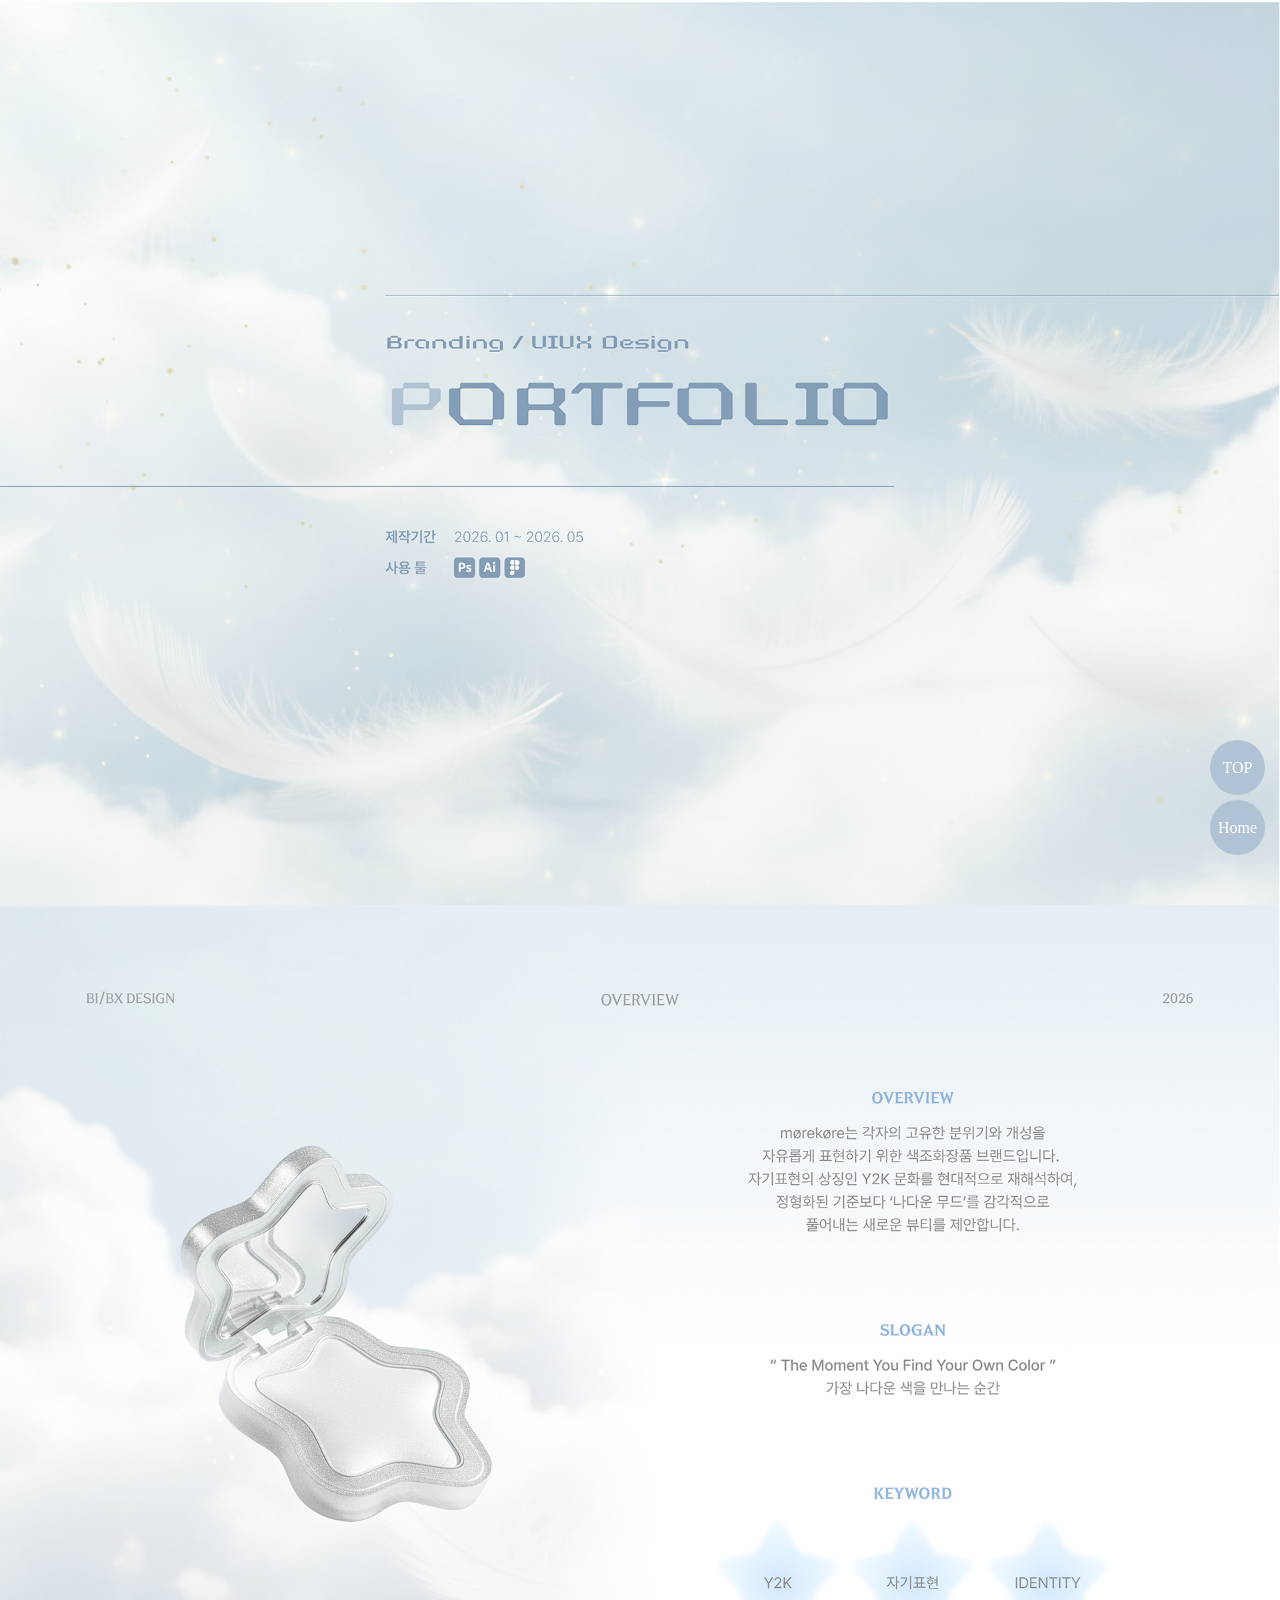
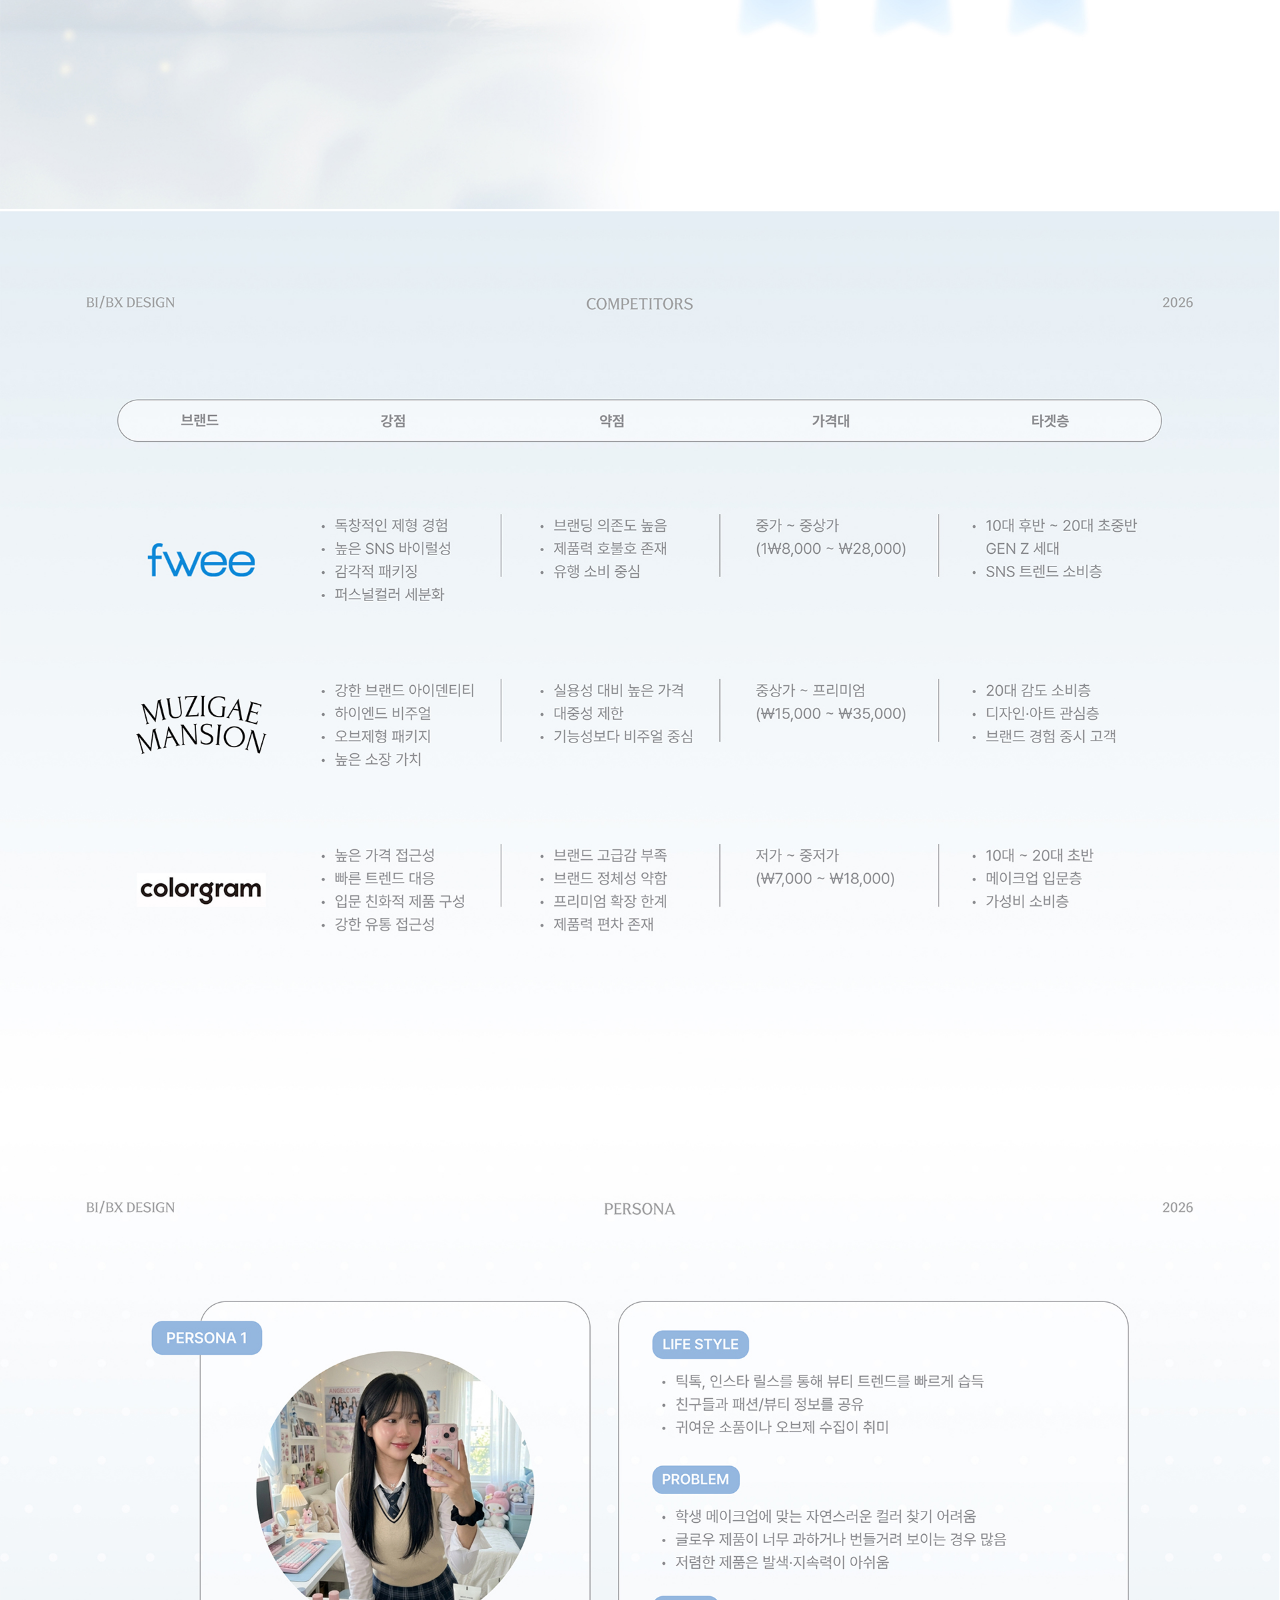
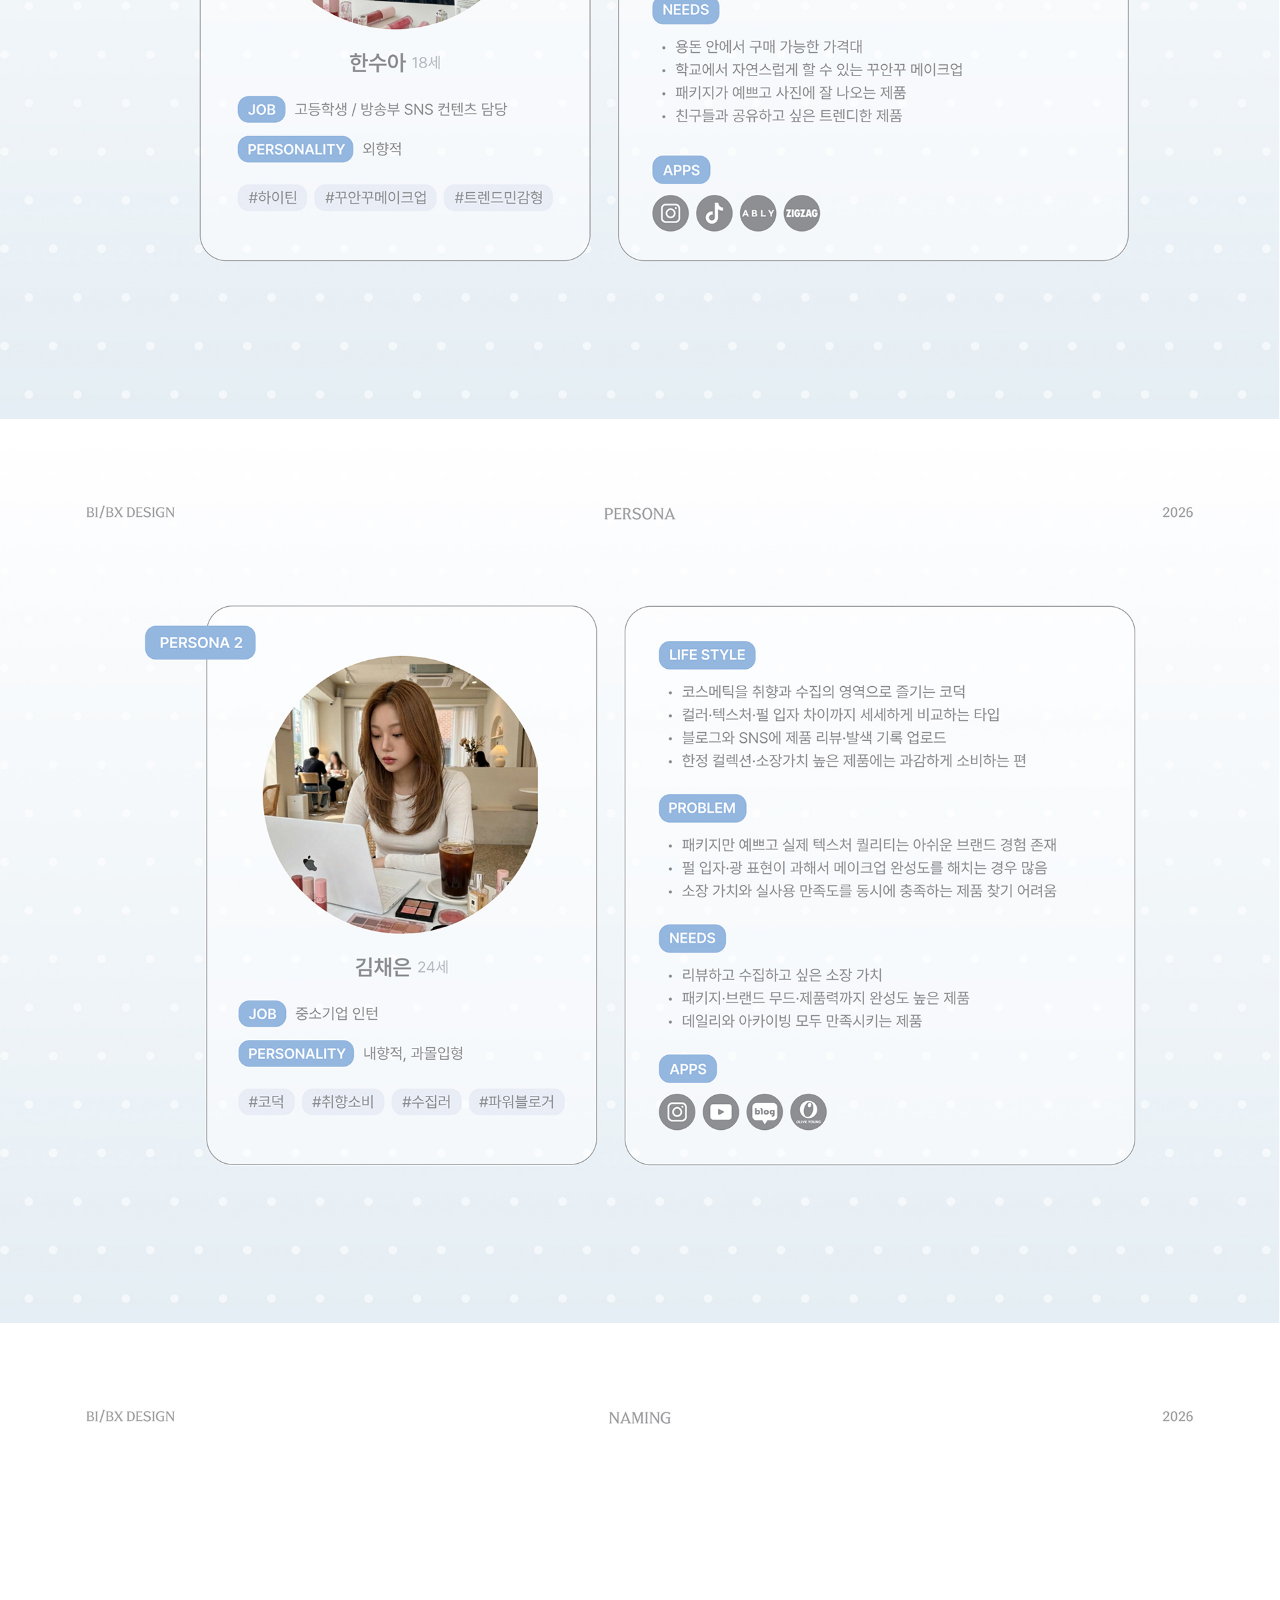
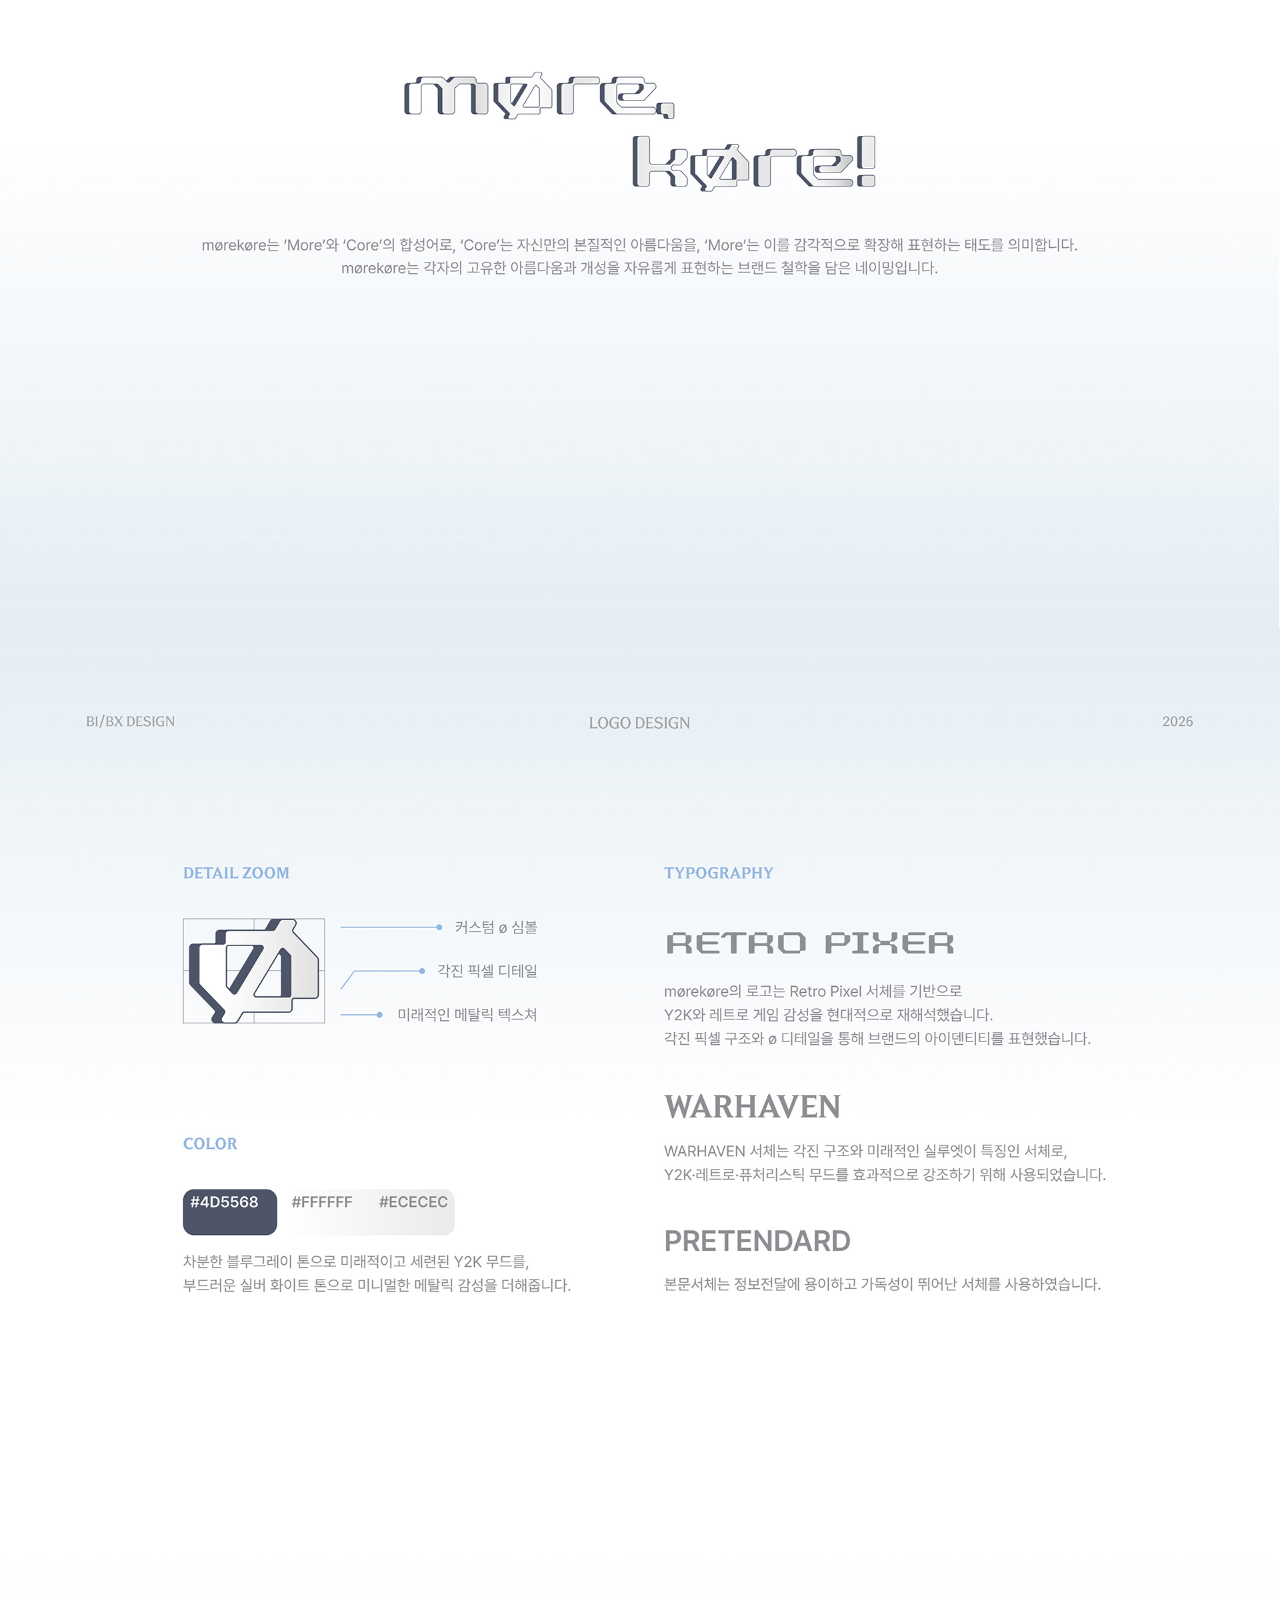
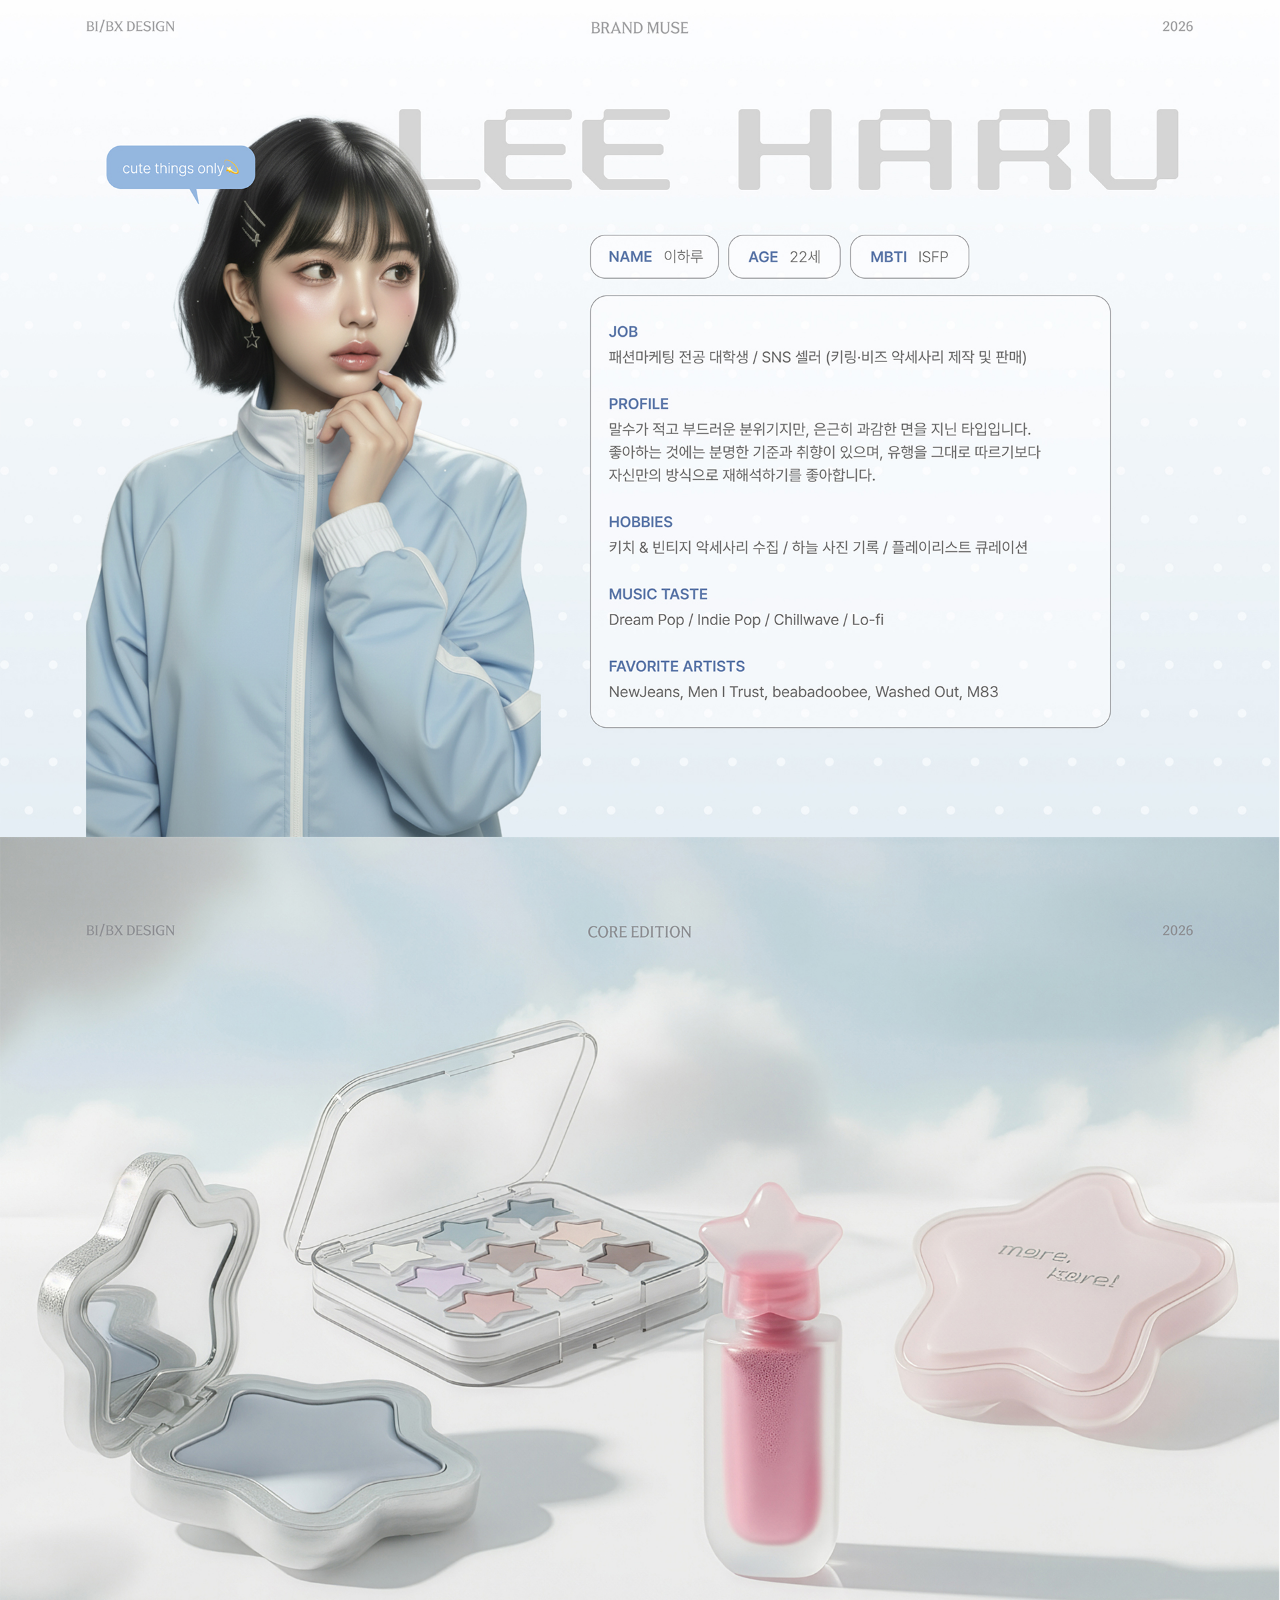
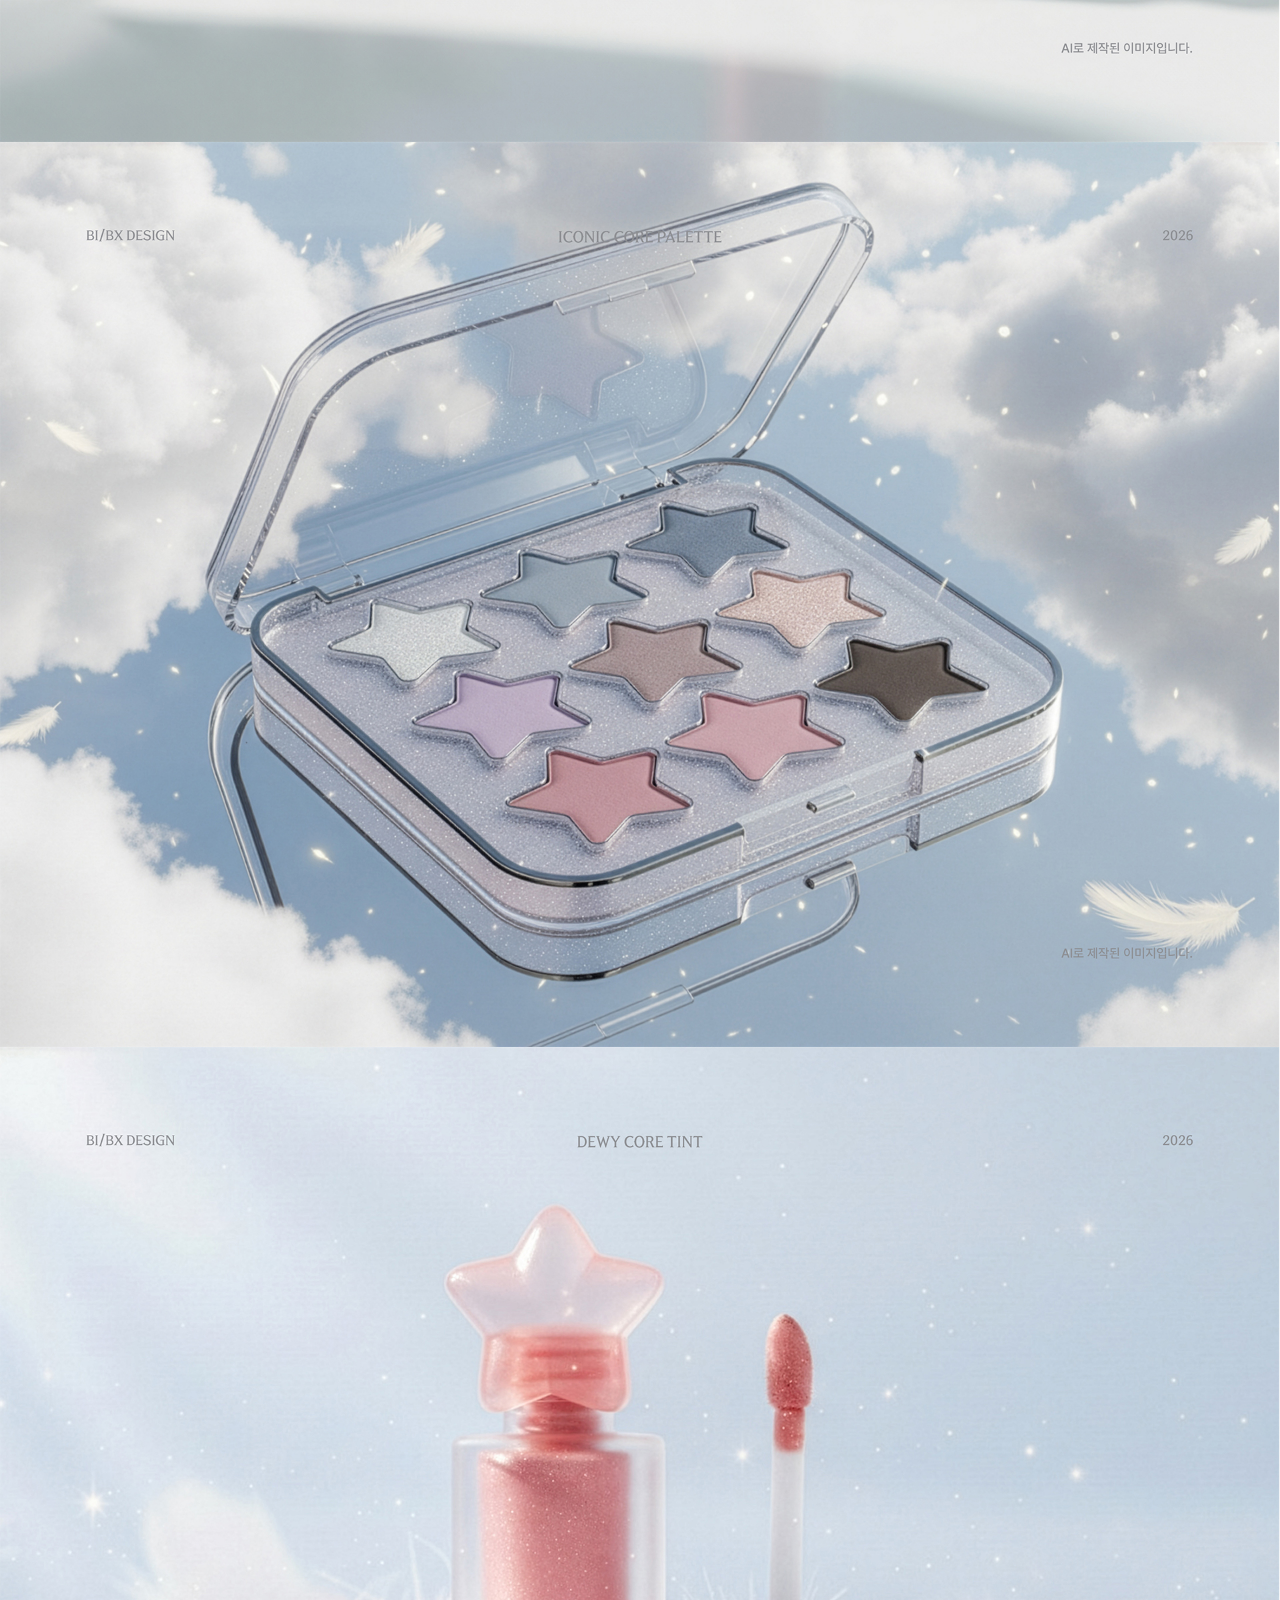
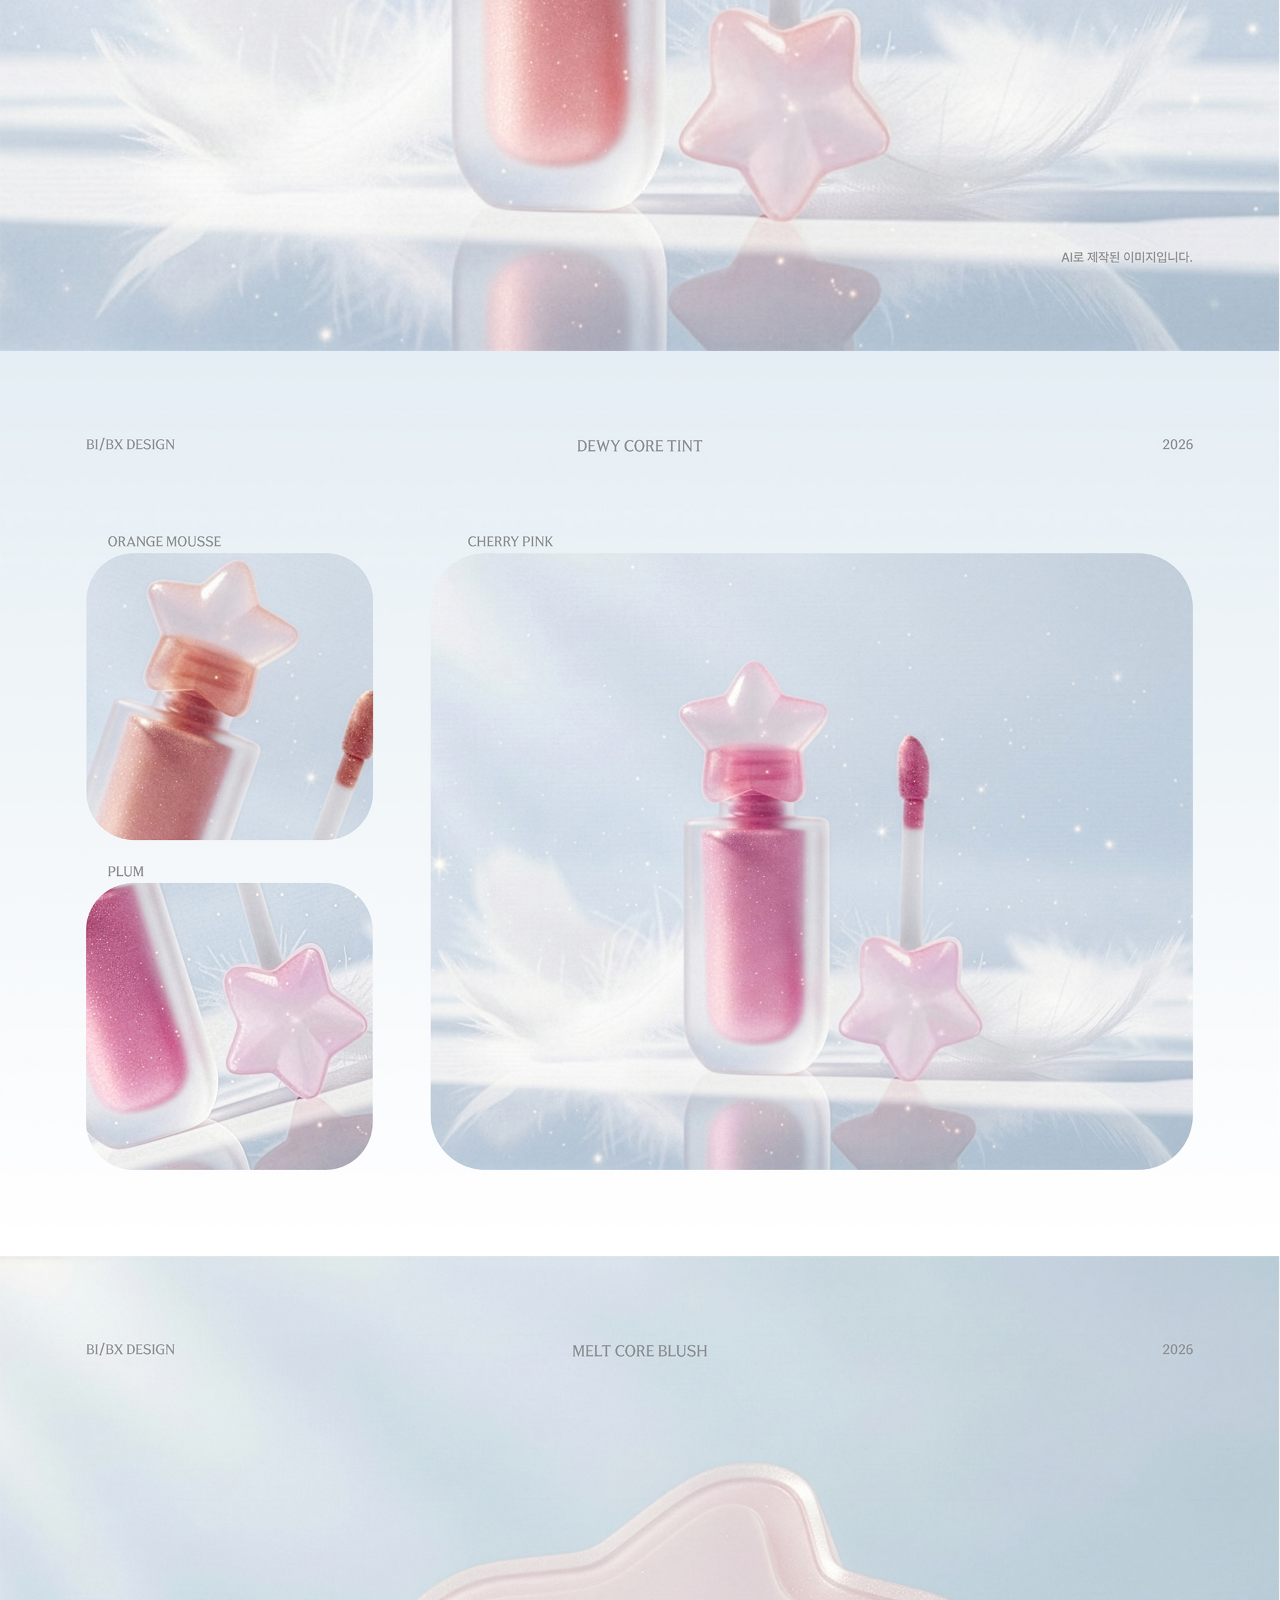
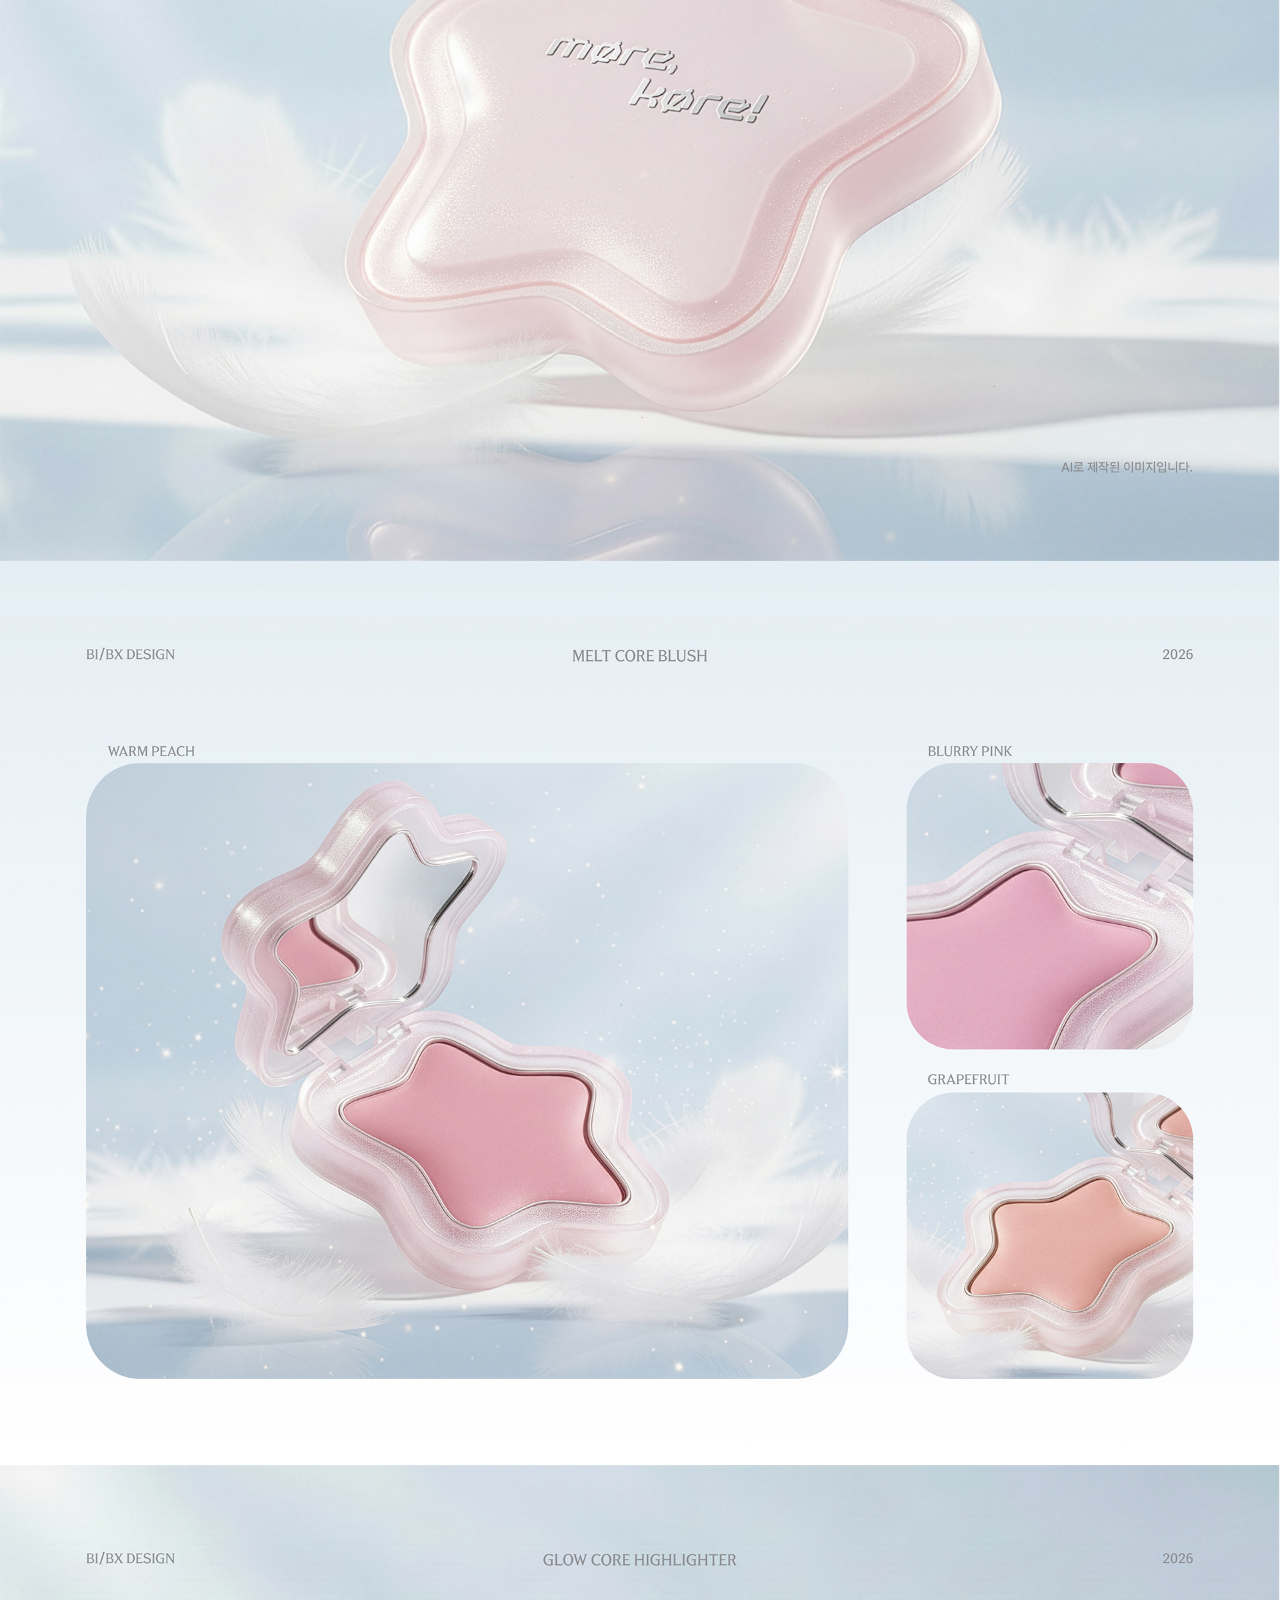
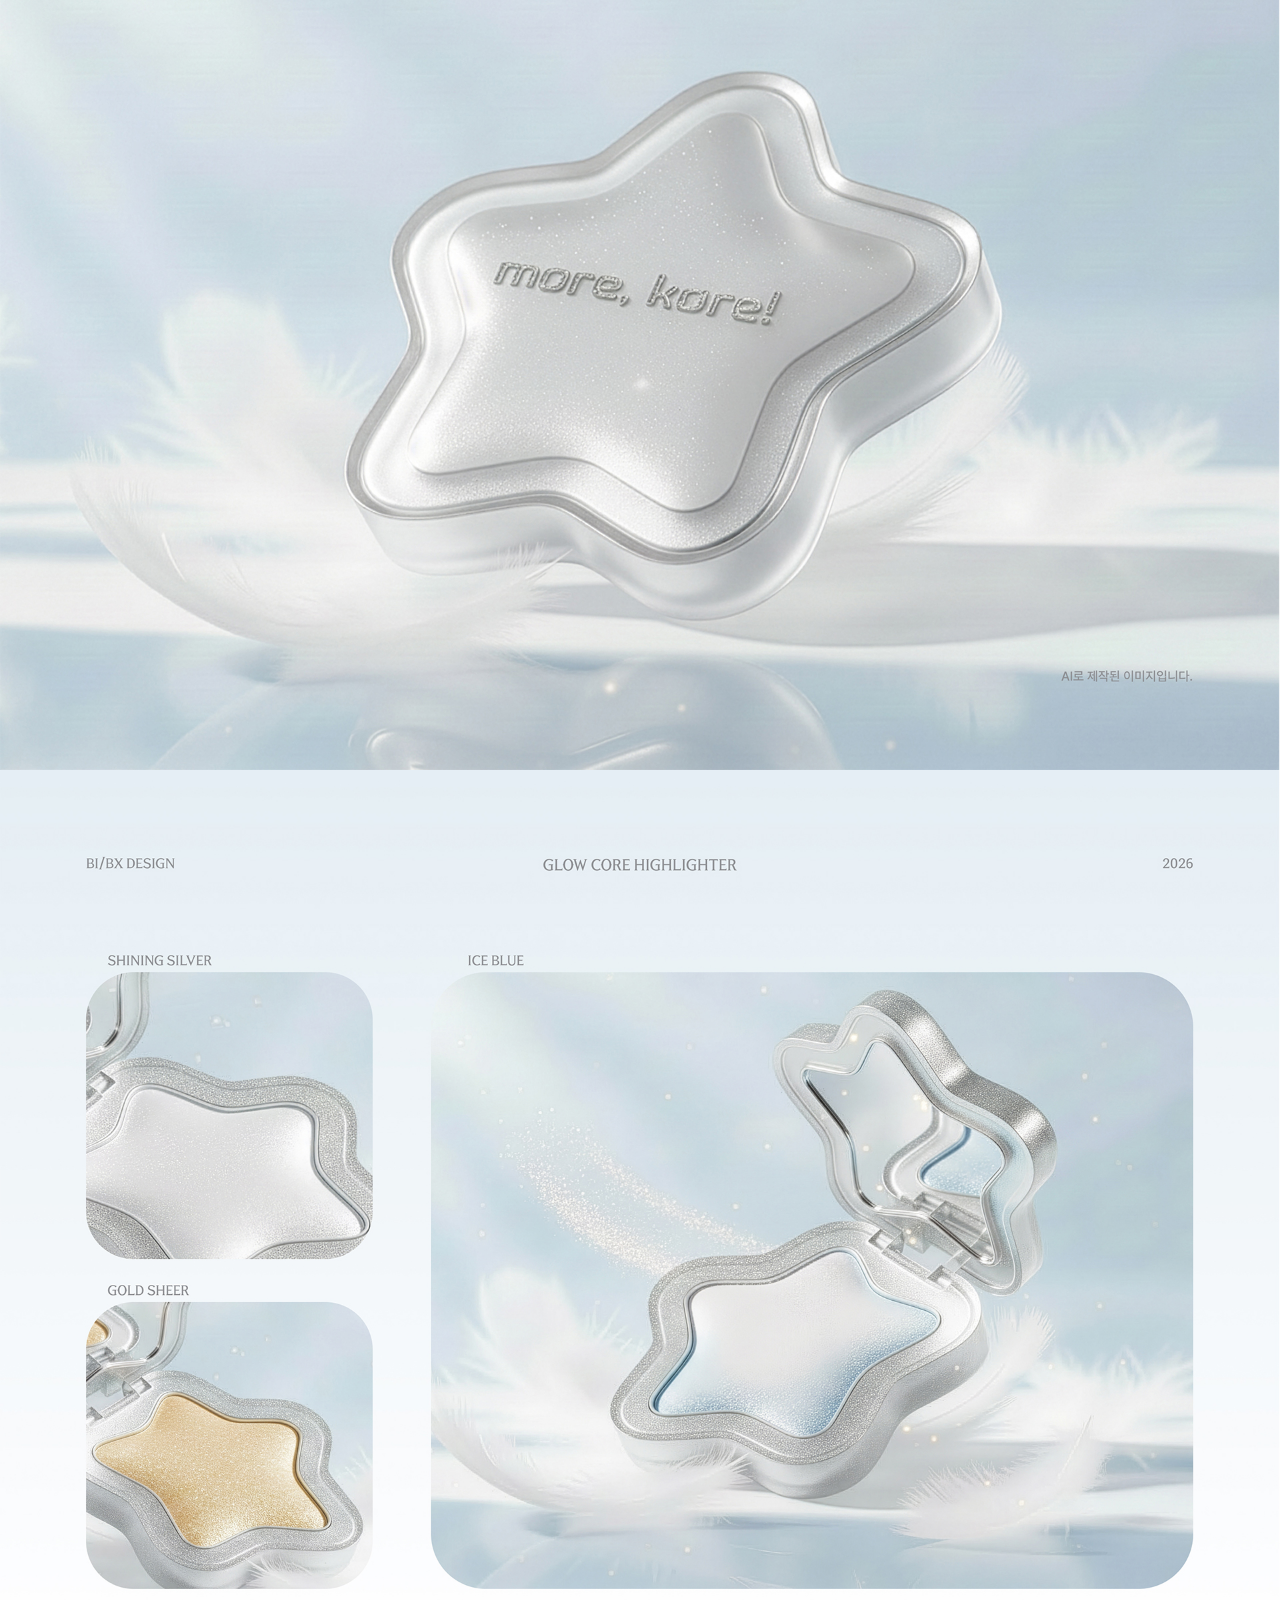
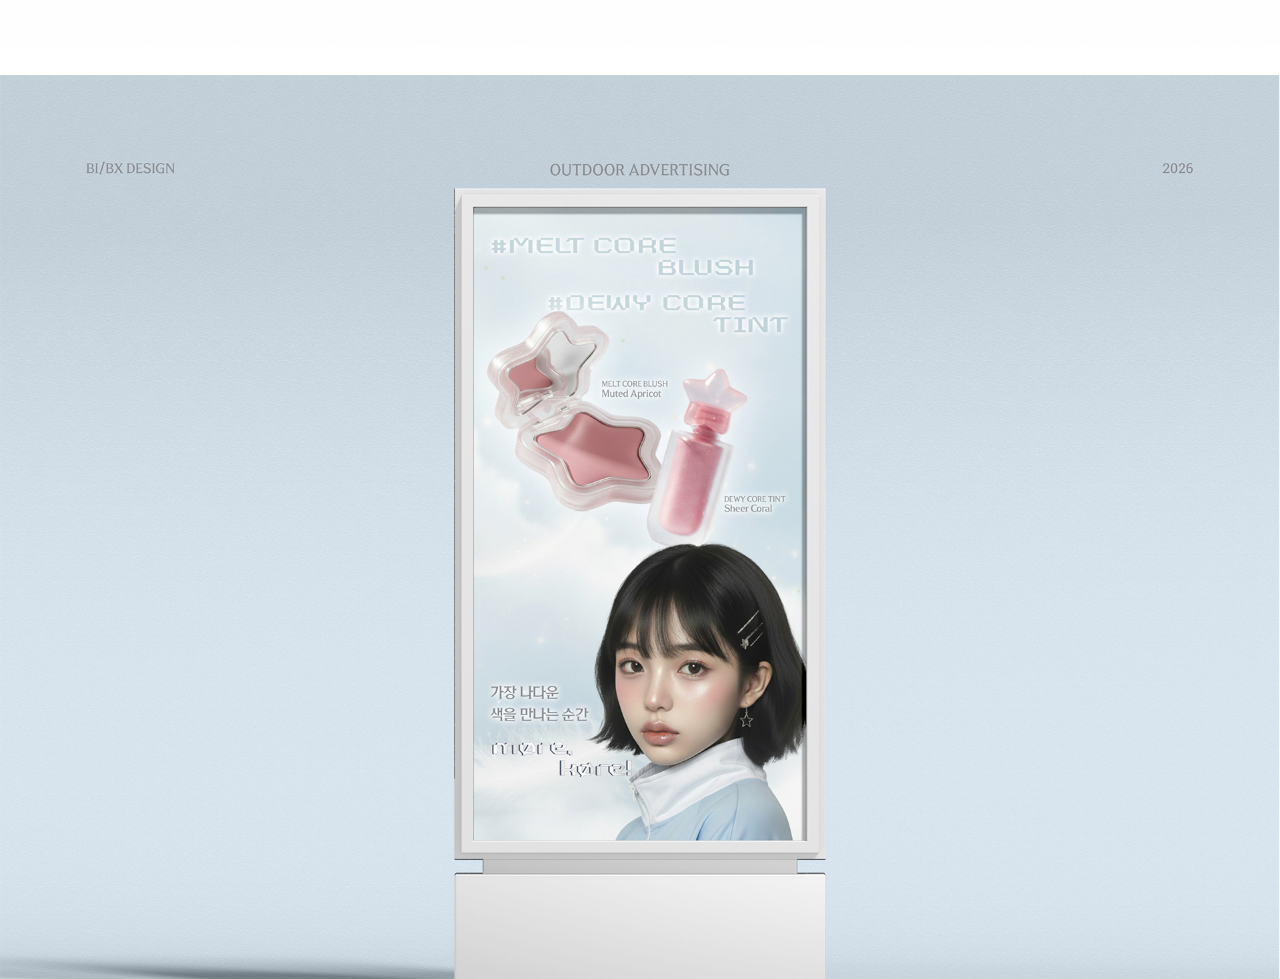
<file: BIBX.html>
<!doctype html>
<html>
	<head>
		<title>mørekøre BI/BX guide</title>
		<meta charset="utf-8">
		<meta name="viewport" content="width=device-width, initial-scale=1">
		<meta http-equiv="X-UA-Compatible" content="IE=edge">
		<style>
			*{margin:0; padding:0;}
			a{text-decoration:none;
				color:inherit;}
			img{
				display: block;
				
			}
			.fixed_box{position:fixed;
				bottom:40px;
				right:30px;
				width:40px;}
			#top img{
					width: 100%;
				}
			.home_btn, .top_btn{
				display: inline-block;
				width:55px;
				line-height: 55px;
				background-color: #B0C3D4;
				text-align: center;
				border-radius:50%;
				margin-bottom:5px;
				color:#fff;
				transition: all 0.25s;
			}
			.fixed_box a:hover{
				background-color: #fff;
				color: #B0C3D4;
			}
		</style>
	</head>
	<body>
		<div id="top">
			<img src="./images/guide/guide01.jpg" alt="bibx이미지">
			<img src="./images/guide/guide02.jpg" alt="bibx이미지">
			<img src="./images/guide/guide03.jpg" alt="bibx이미지">
			<img src="./images/guide/guide04.jpg" alt="bibx이미지">
			<img src="./images/guide/guide05.jpg" alt="bibx이미지">
			<img src="./images/guide/guide06.jpg" alt="bibx이미지">
			<img src="./images/guide/guide07.jpg" alt="bibx이미지">
			<img src="./images/guide/guide08.jpg" alt="bibx이미지">
			<img src="./images/guide/guide09.jpg" alt="bibx이미지">
			<img src="./images/guide/guide10.jpg" alt="bibx이미지">
			<img src="./images/guide/guide11.jpg" alt="bibx이미지">
			<img src="./images/guide/guide12.jpg" alt="bibx이미지">
			<img src="./images/guide/guide13.jpg" alt="bibx이미지">
			<img src="./images/guide/guide14.jpg" alt="bibx이미지">
			<img src="./images/guide/guide15.jpg" alt="bibx이미지">
			<img src="./images/guide/guide16.jpg" alt="bibx이미지">
			<img src="./images/guide/guide17.jpg" alt="bibx이미지">
		</div>
		<div class="fixed_box">
			<a href="#top" class="top_btn"><!--href부분은 이미지를 감싼 div에 있는 id이름과 동일하게 설정.-->
				TOP
			</a>
			<a href="/index.html" target="_blank" class="home_btn">
				Home
			</a>
		</div>


		<!--이동시 부드럽게 이동시키기 위해 추가한 구문 시작. script쪽 전부 삭제가능.-->
		<script src="https://code.jquery.com/jquery-1.12.4.min.js" integrity="sha256-ZosEbRLbNQzLpnKIkEdrPv7lOy9C27hHQ+Xp8a4MxAQ=" crossorigin="anonymous"></script>
		<script>
			$(function() {
				$('a[href*="#"]:not([href="#"])').click(function() {
				if (location.pathname.replace(/^\//,'') == this.pathname.replace(/^\//,'') && location.hostname == this.hostname) {
				var target = $(this.hash);
				target = target.length ? target : $('[name=' + this.hash.slice(1) +']');
				if (target.length) {
				$('html, body').animate({
				scrollTop: target.offset().top
				}, 500);//움직이는 시간 조정
				return false;
				}
				}
				});
				});
		</script>
		<!--이동시 부드럽게 이동시키기 위해 추가한 구문 끝. 삭제가능.-->
	</body>
</html>
</file>
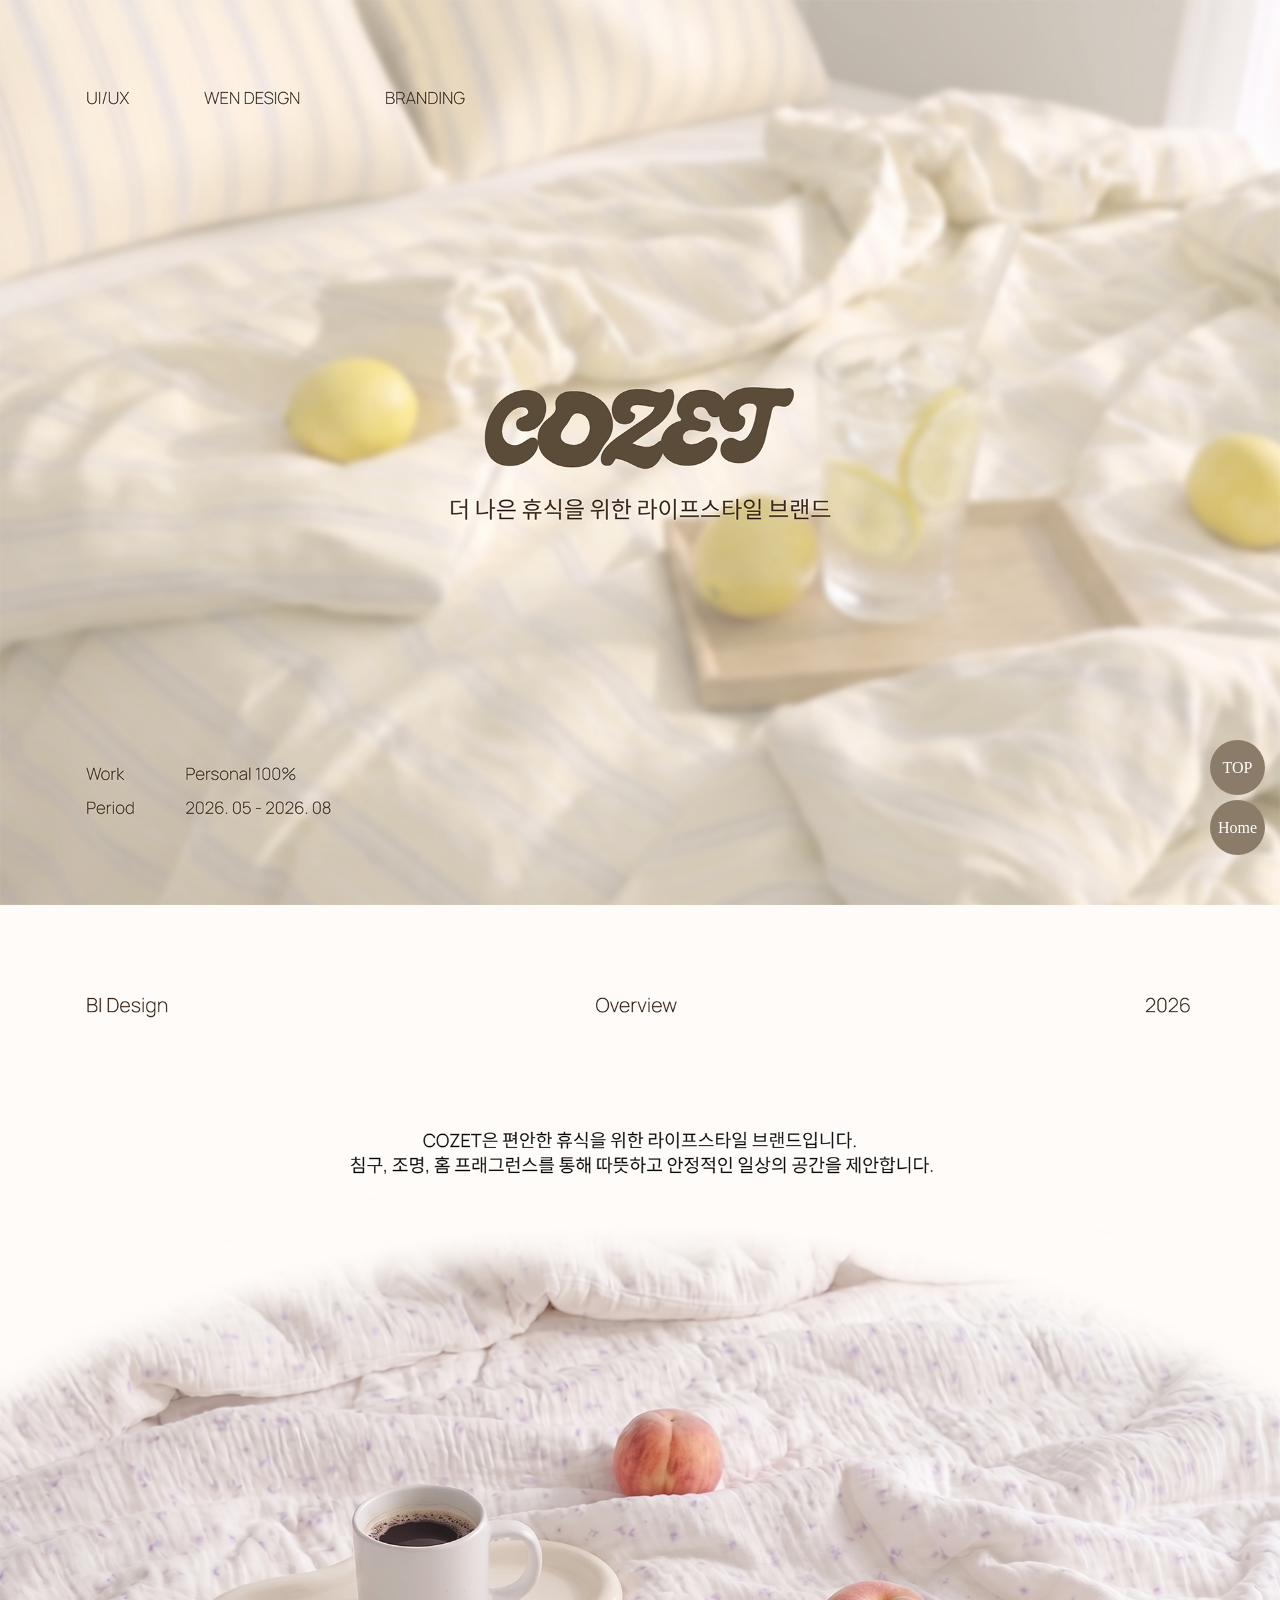
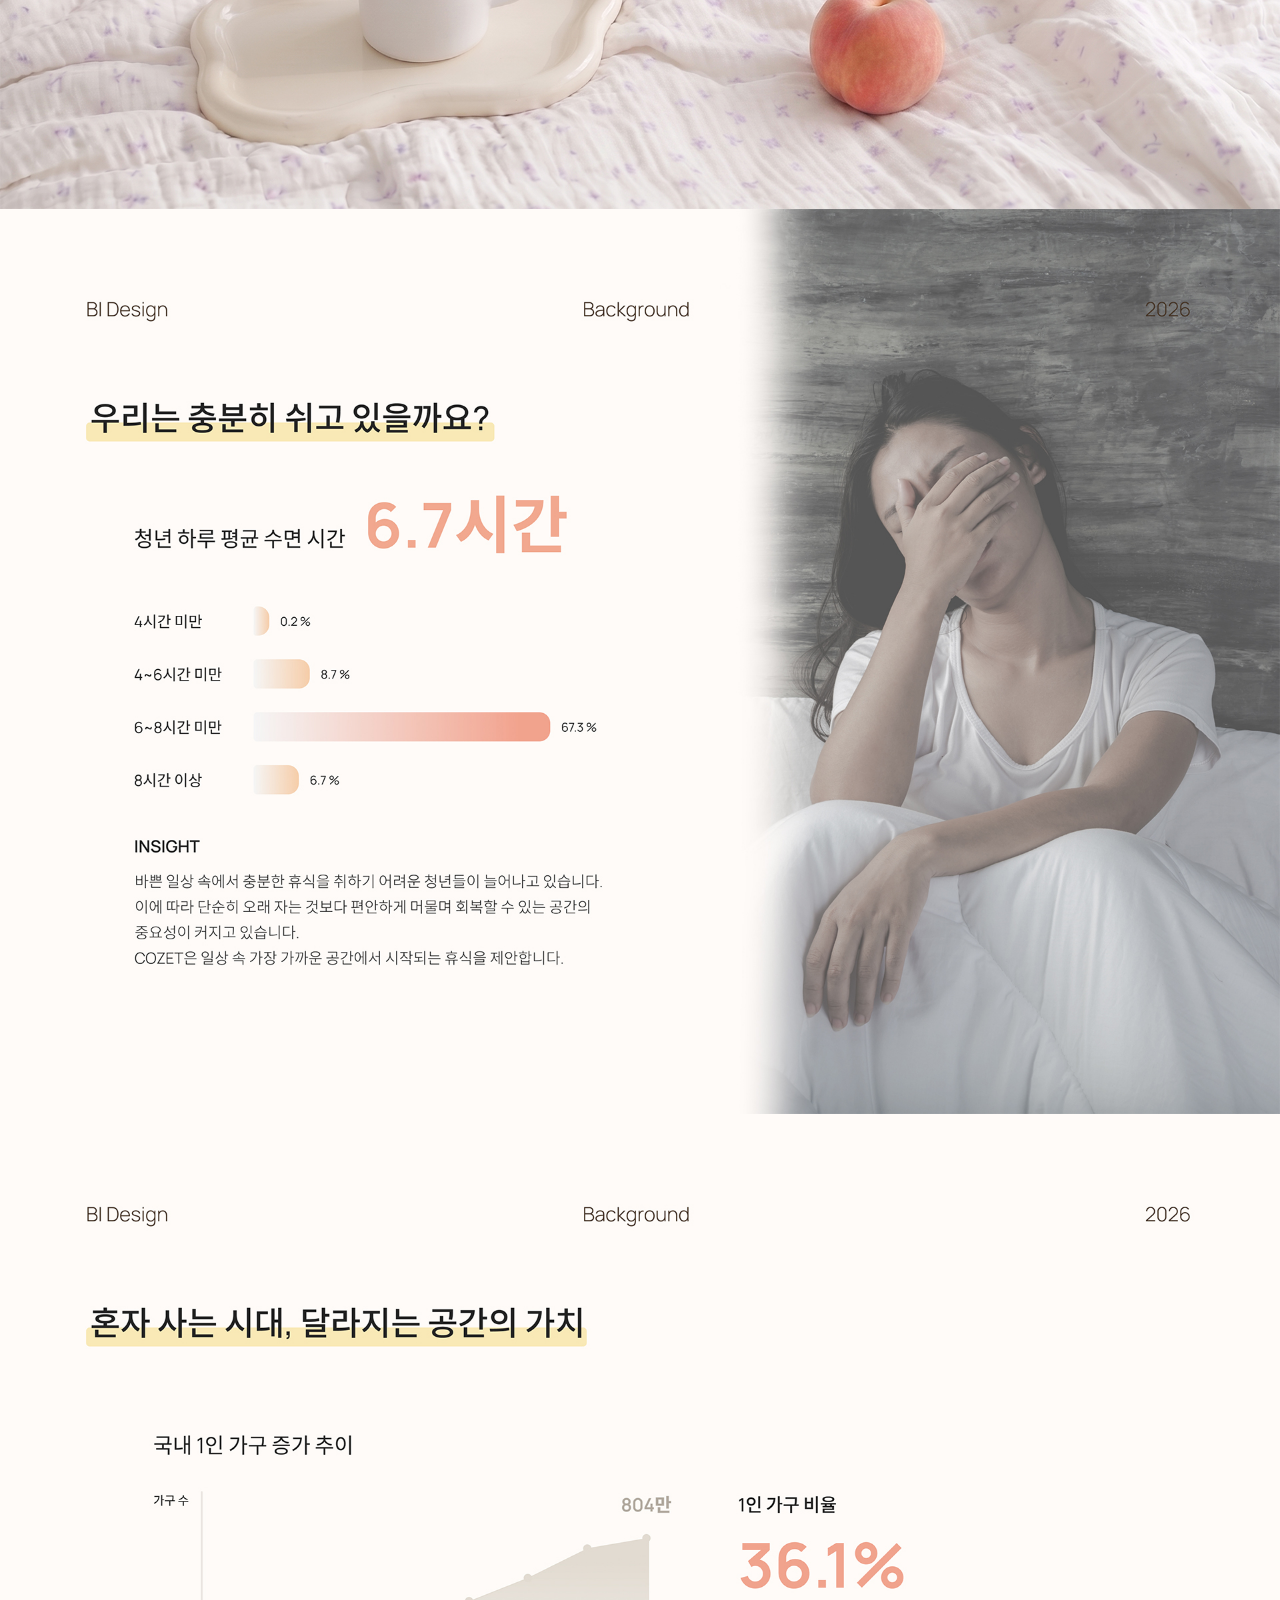
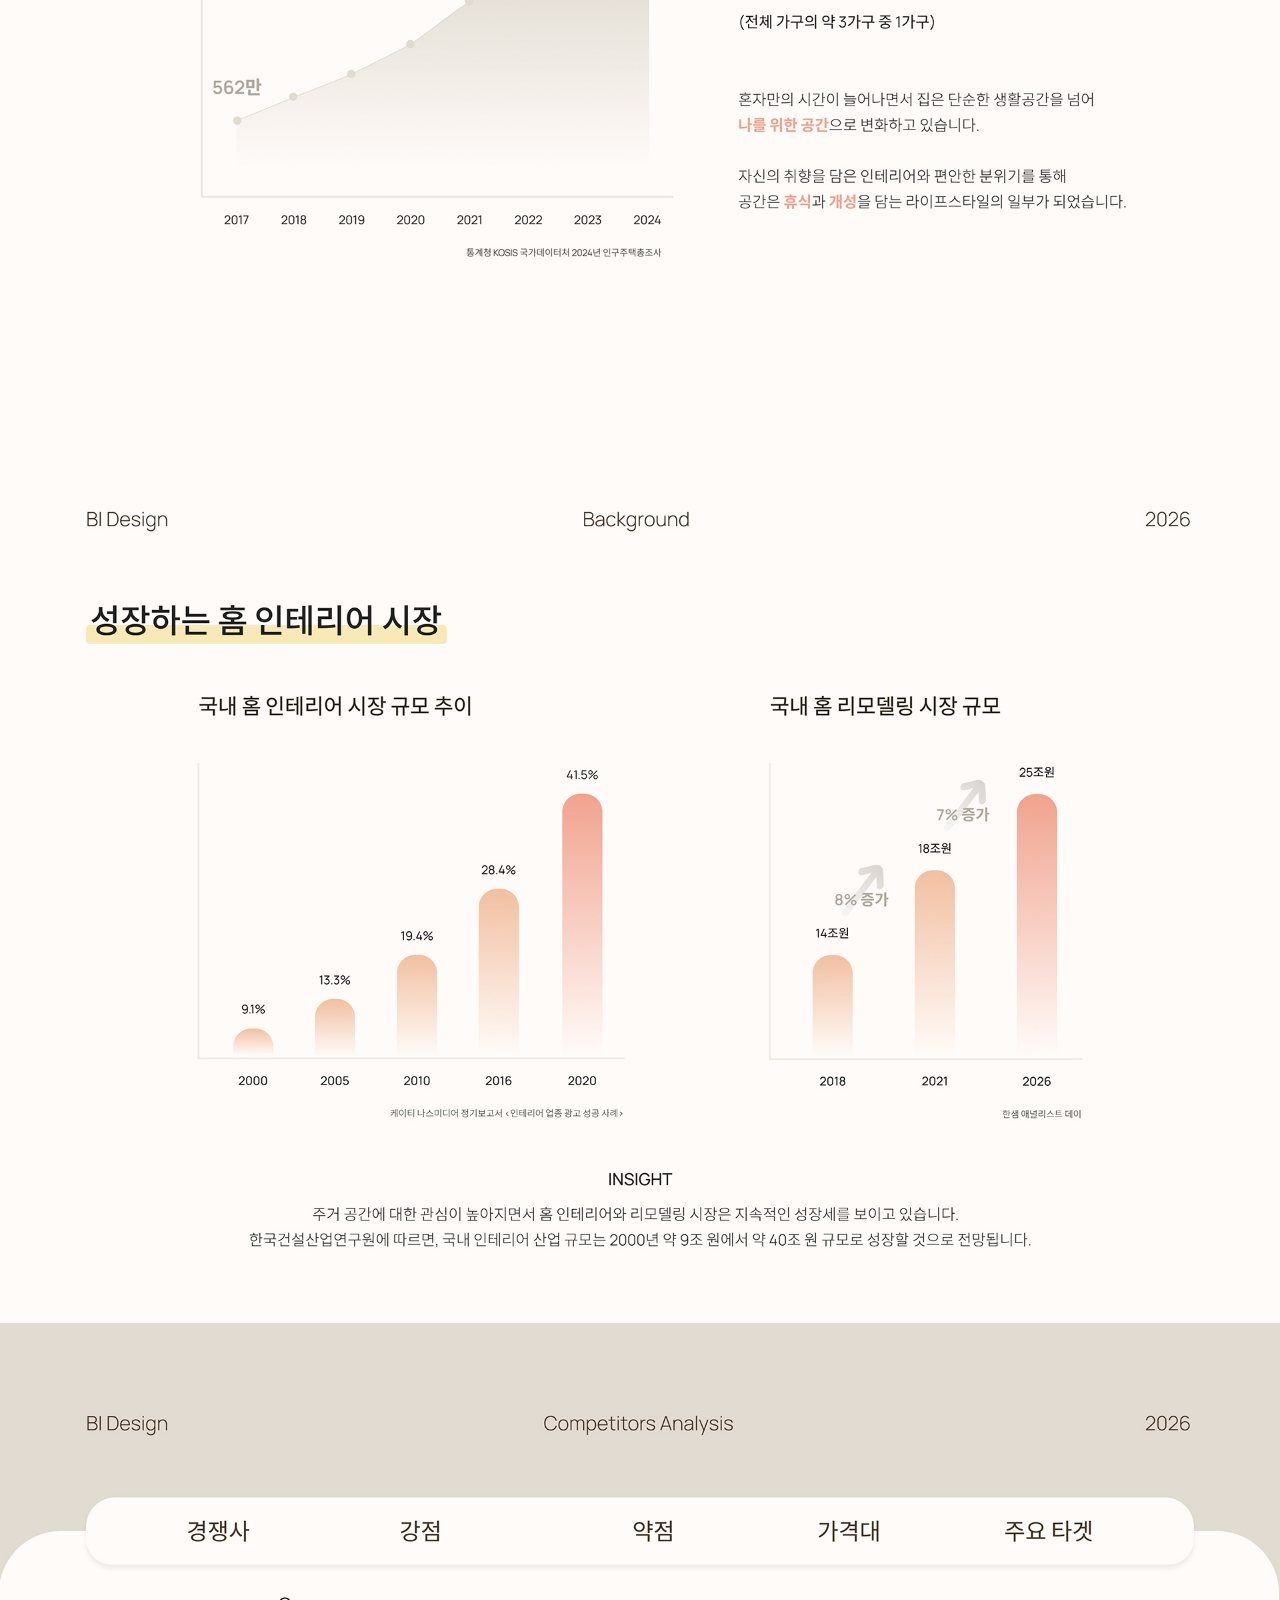
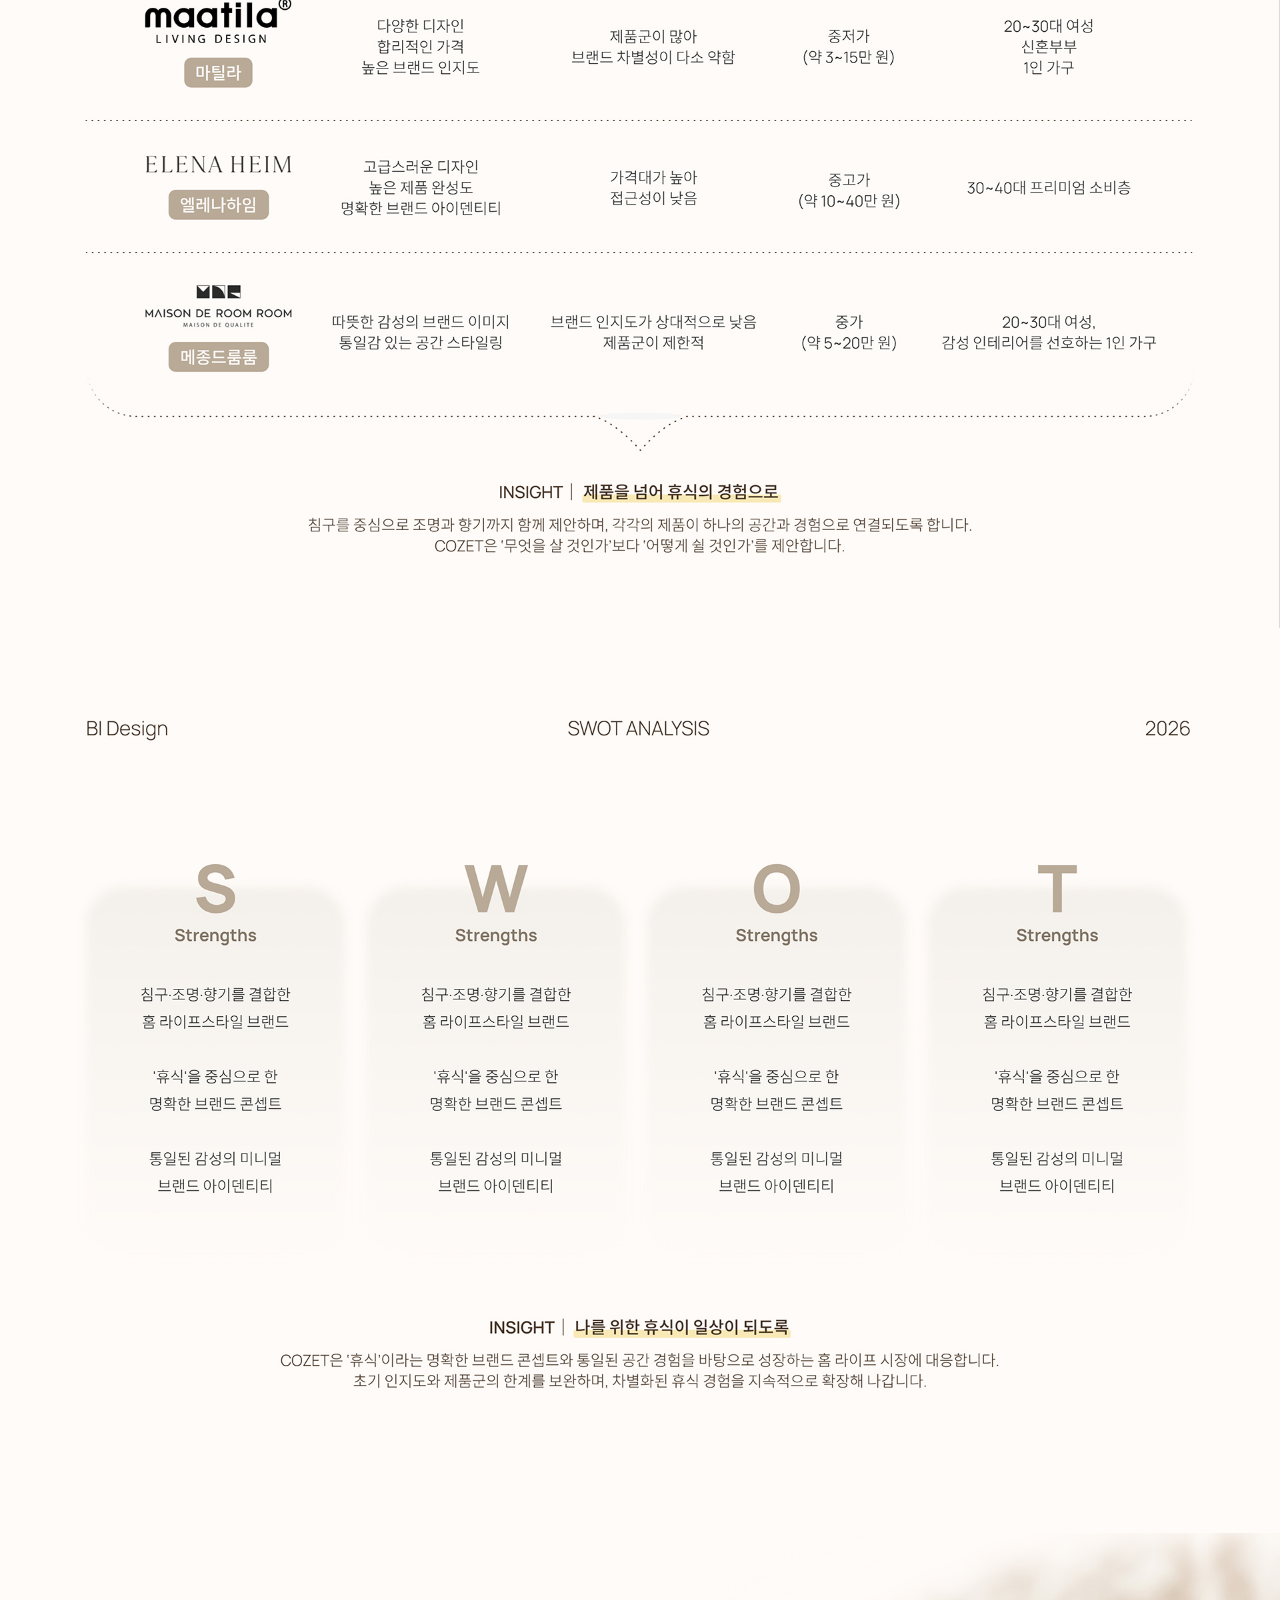
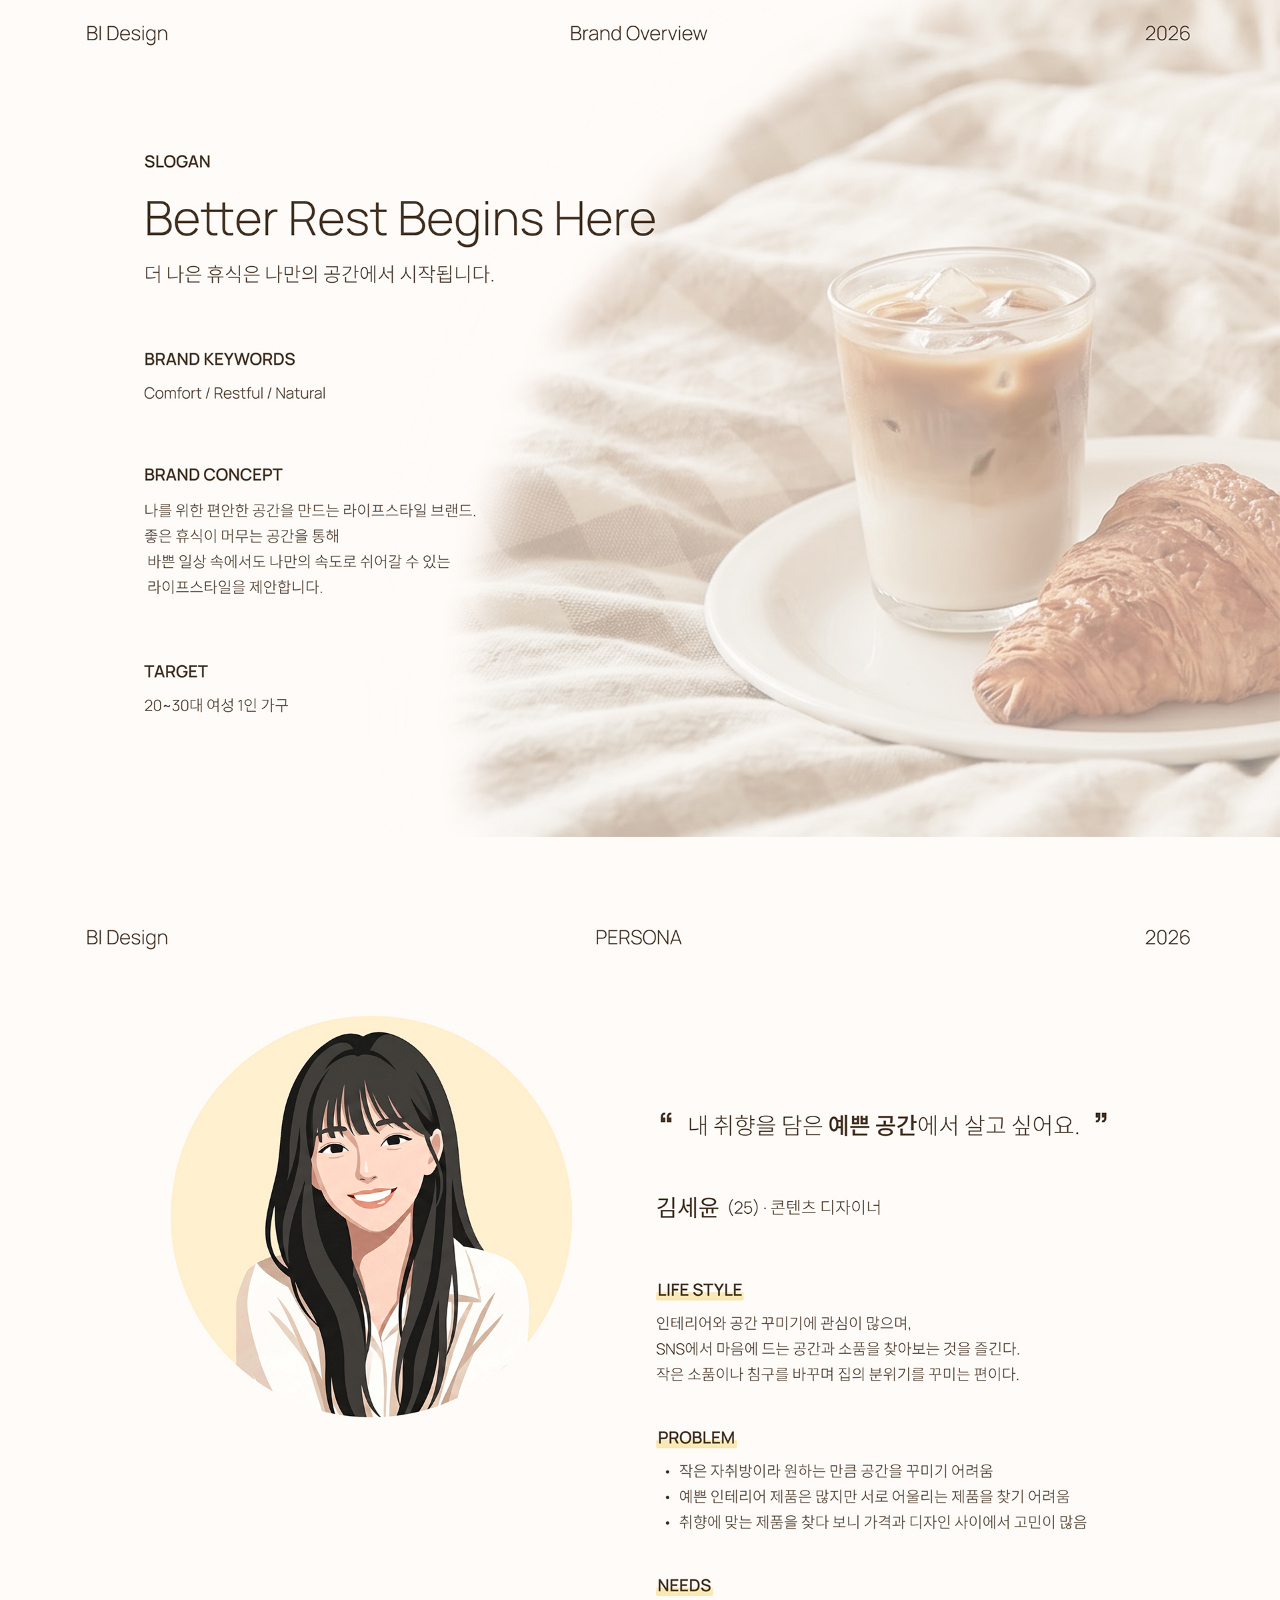
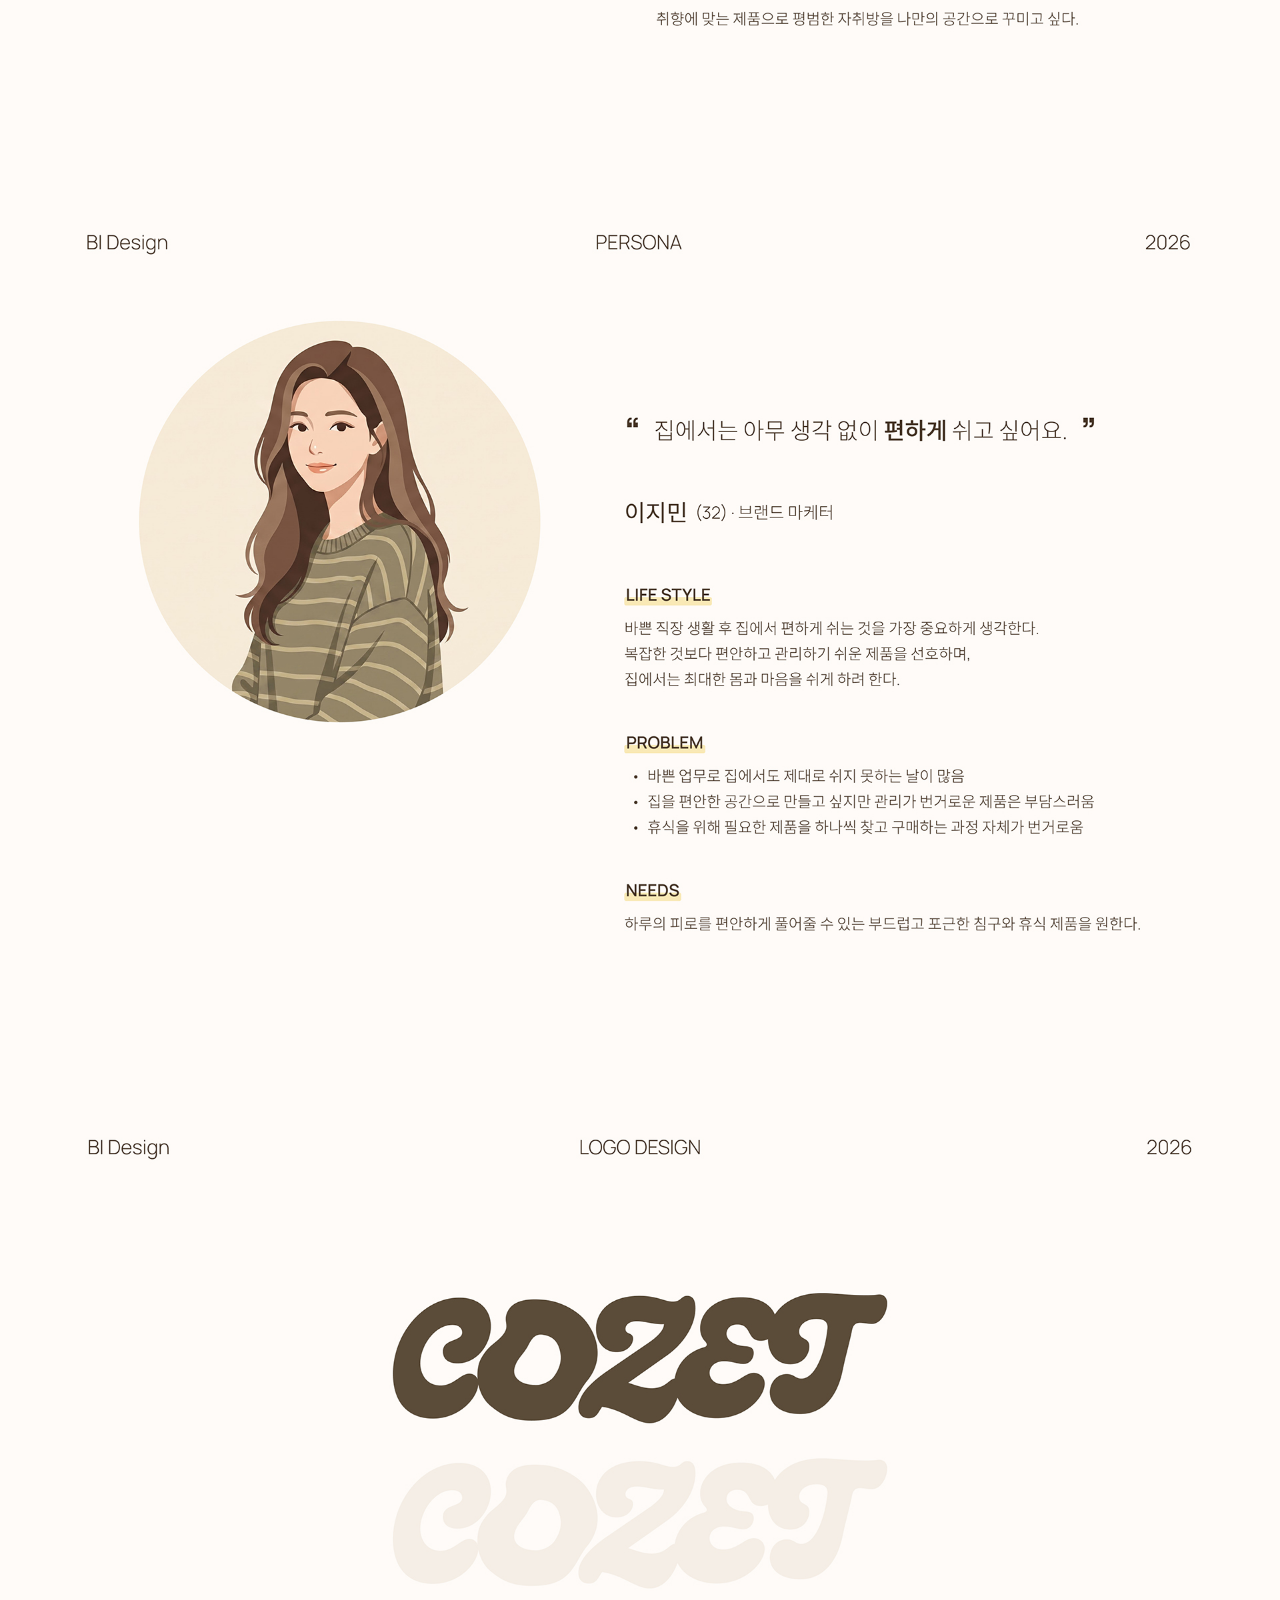
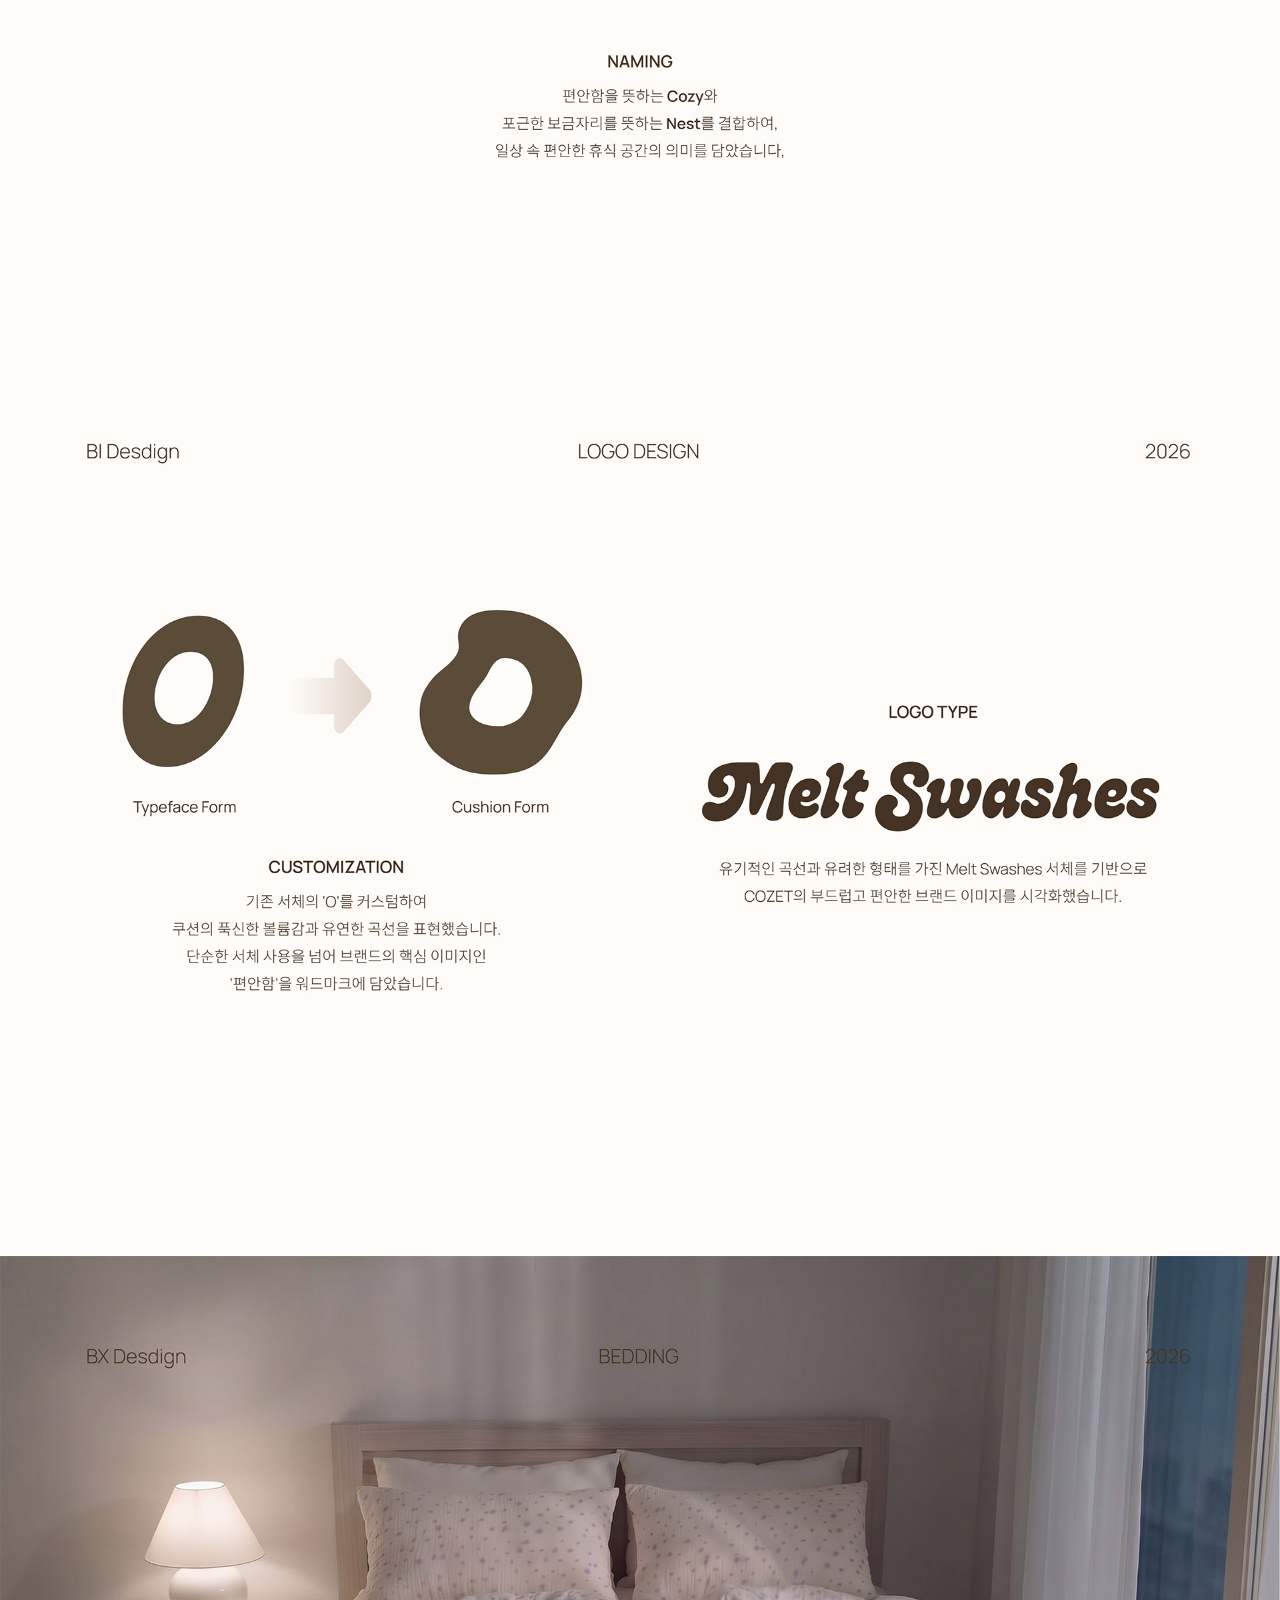
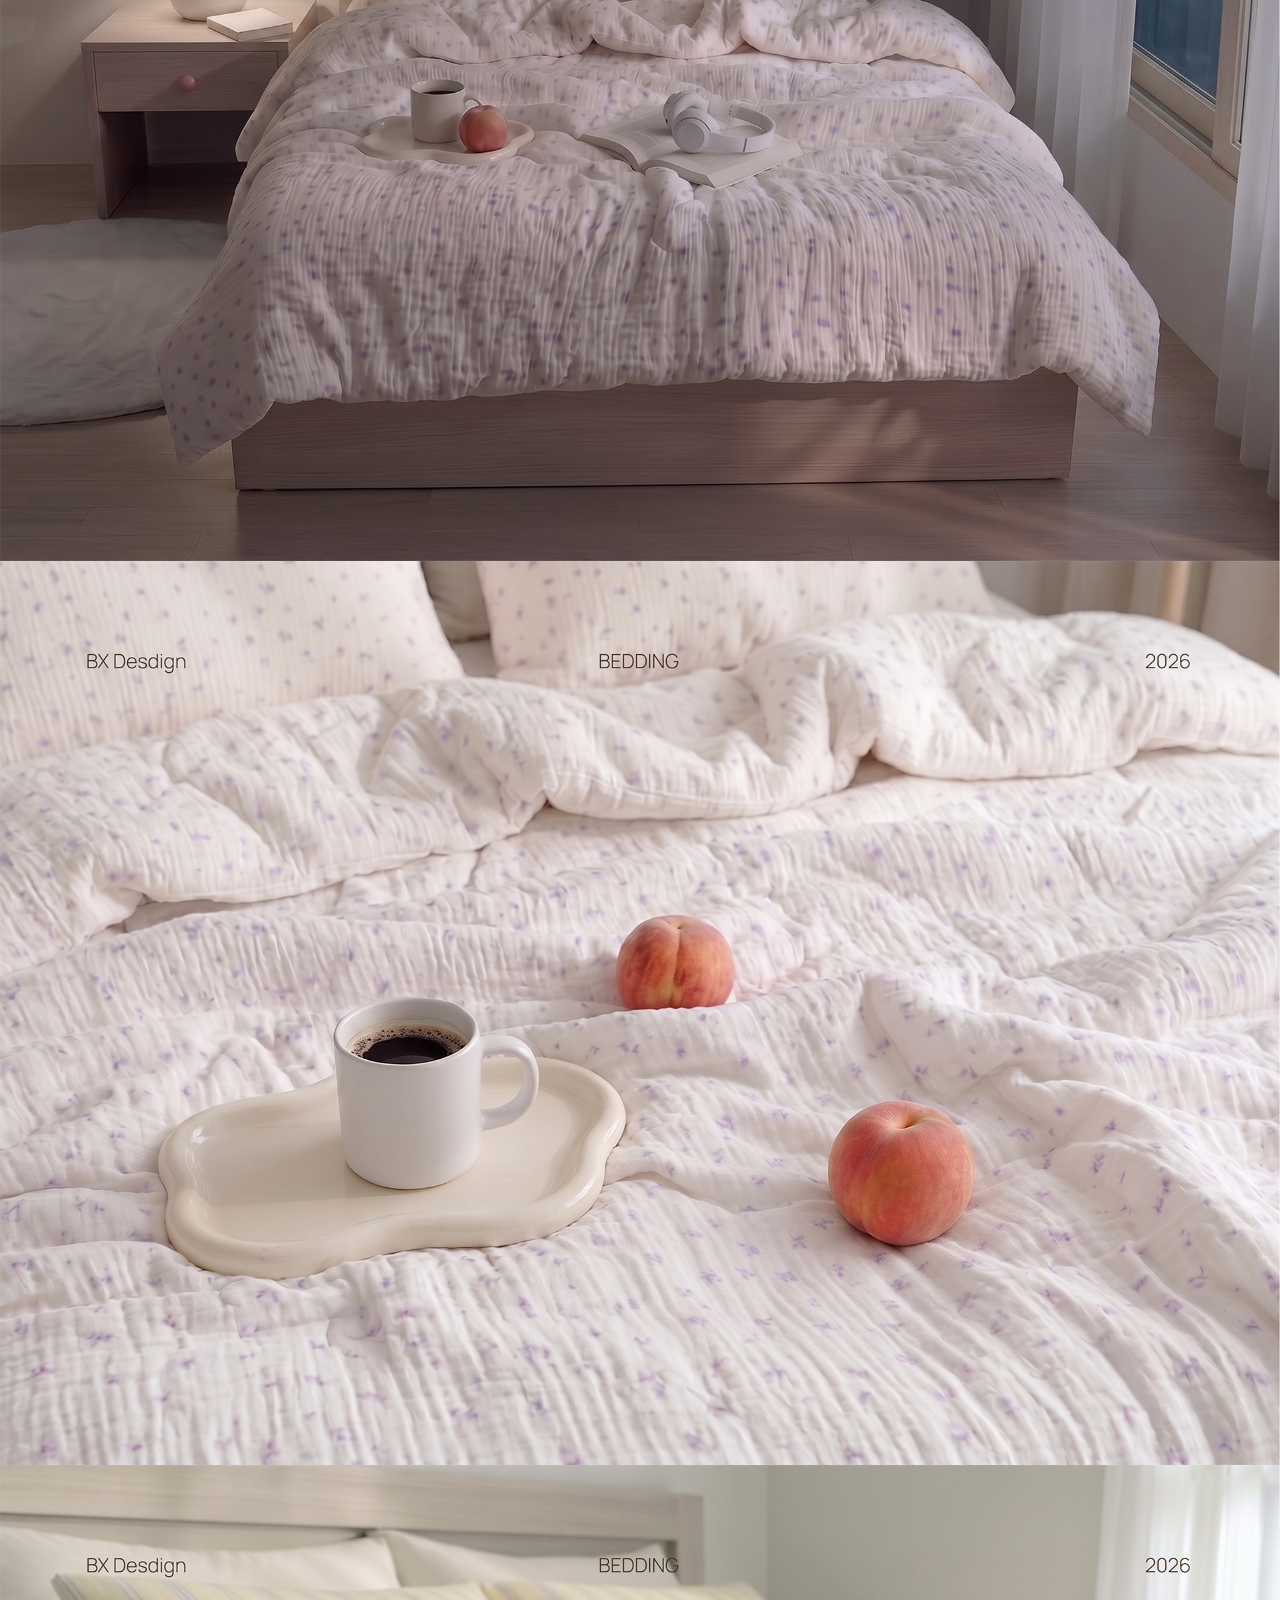
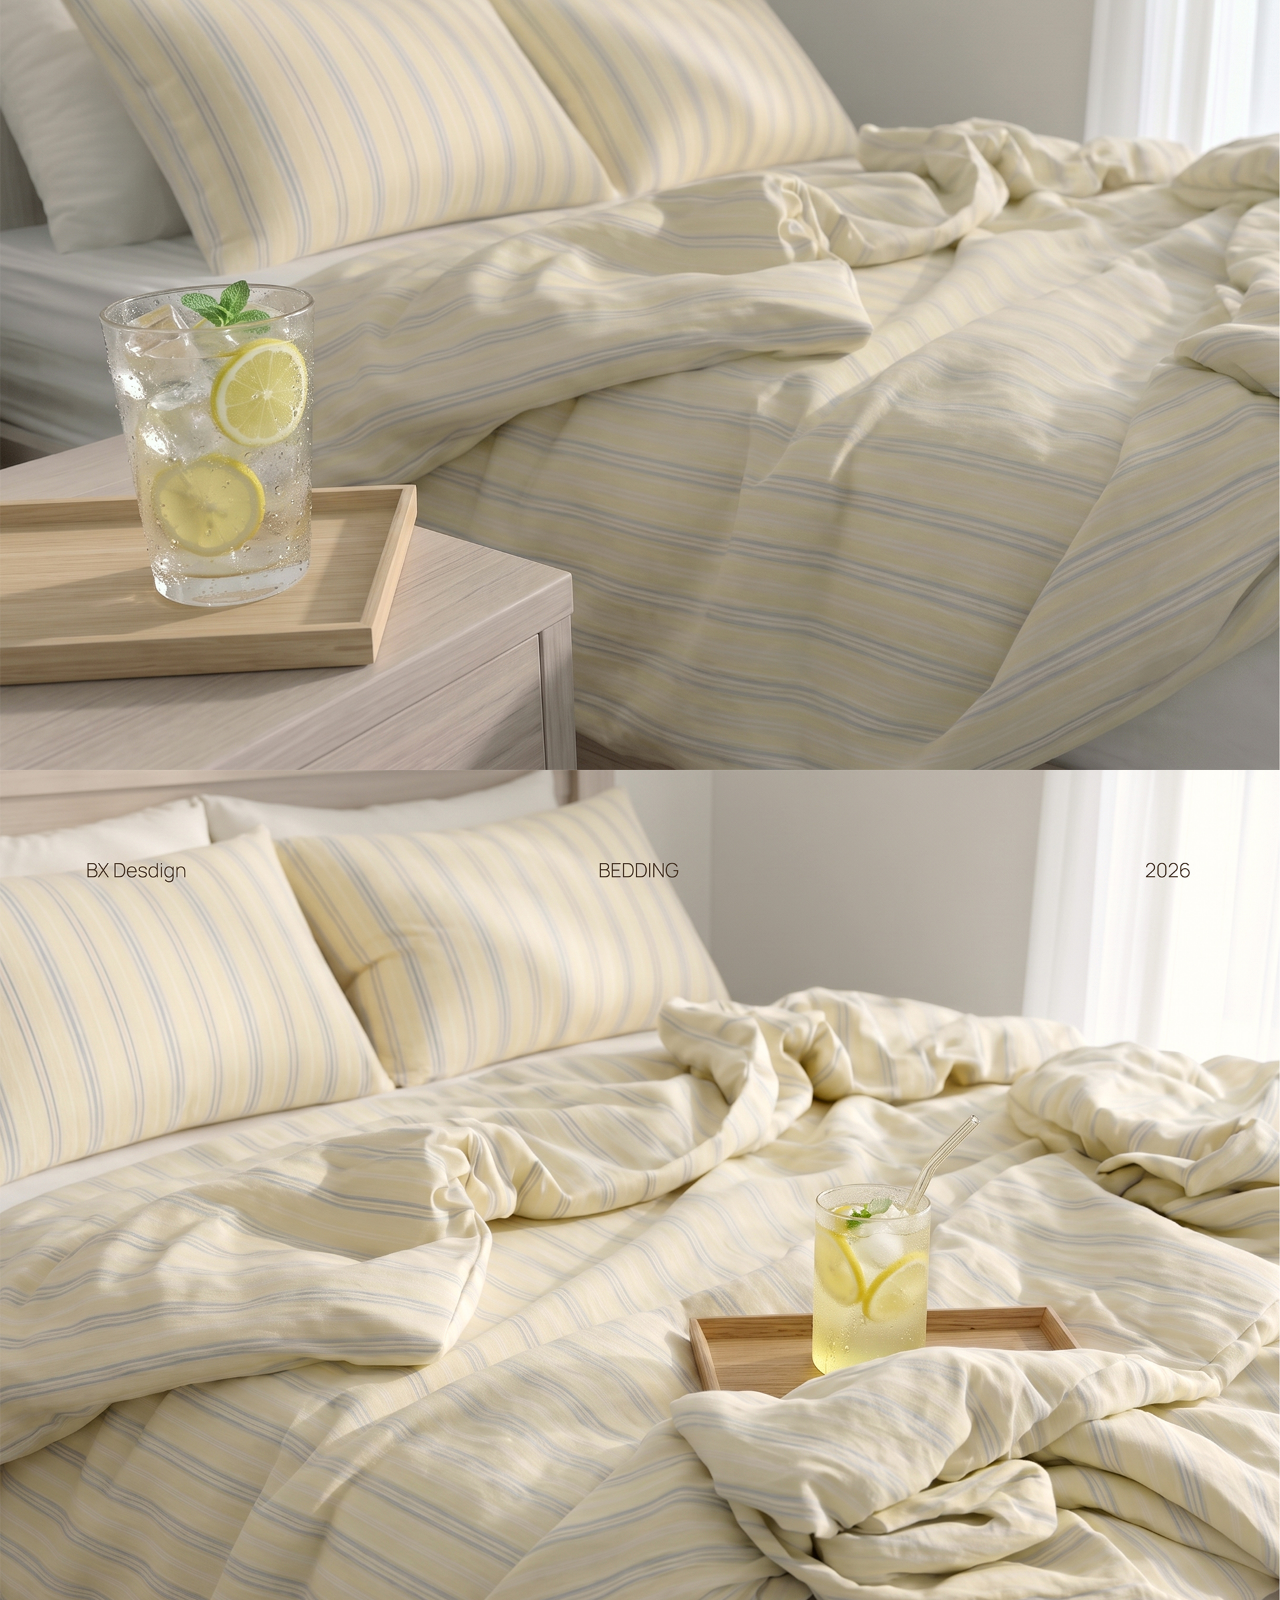
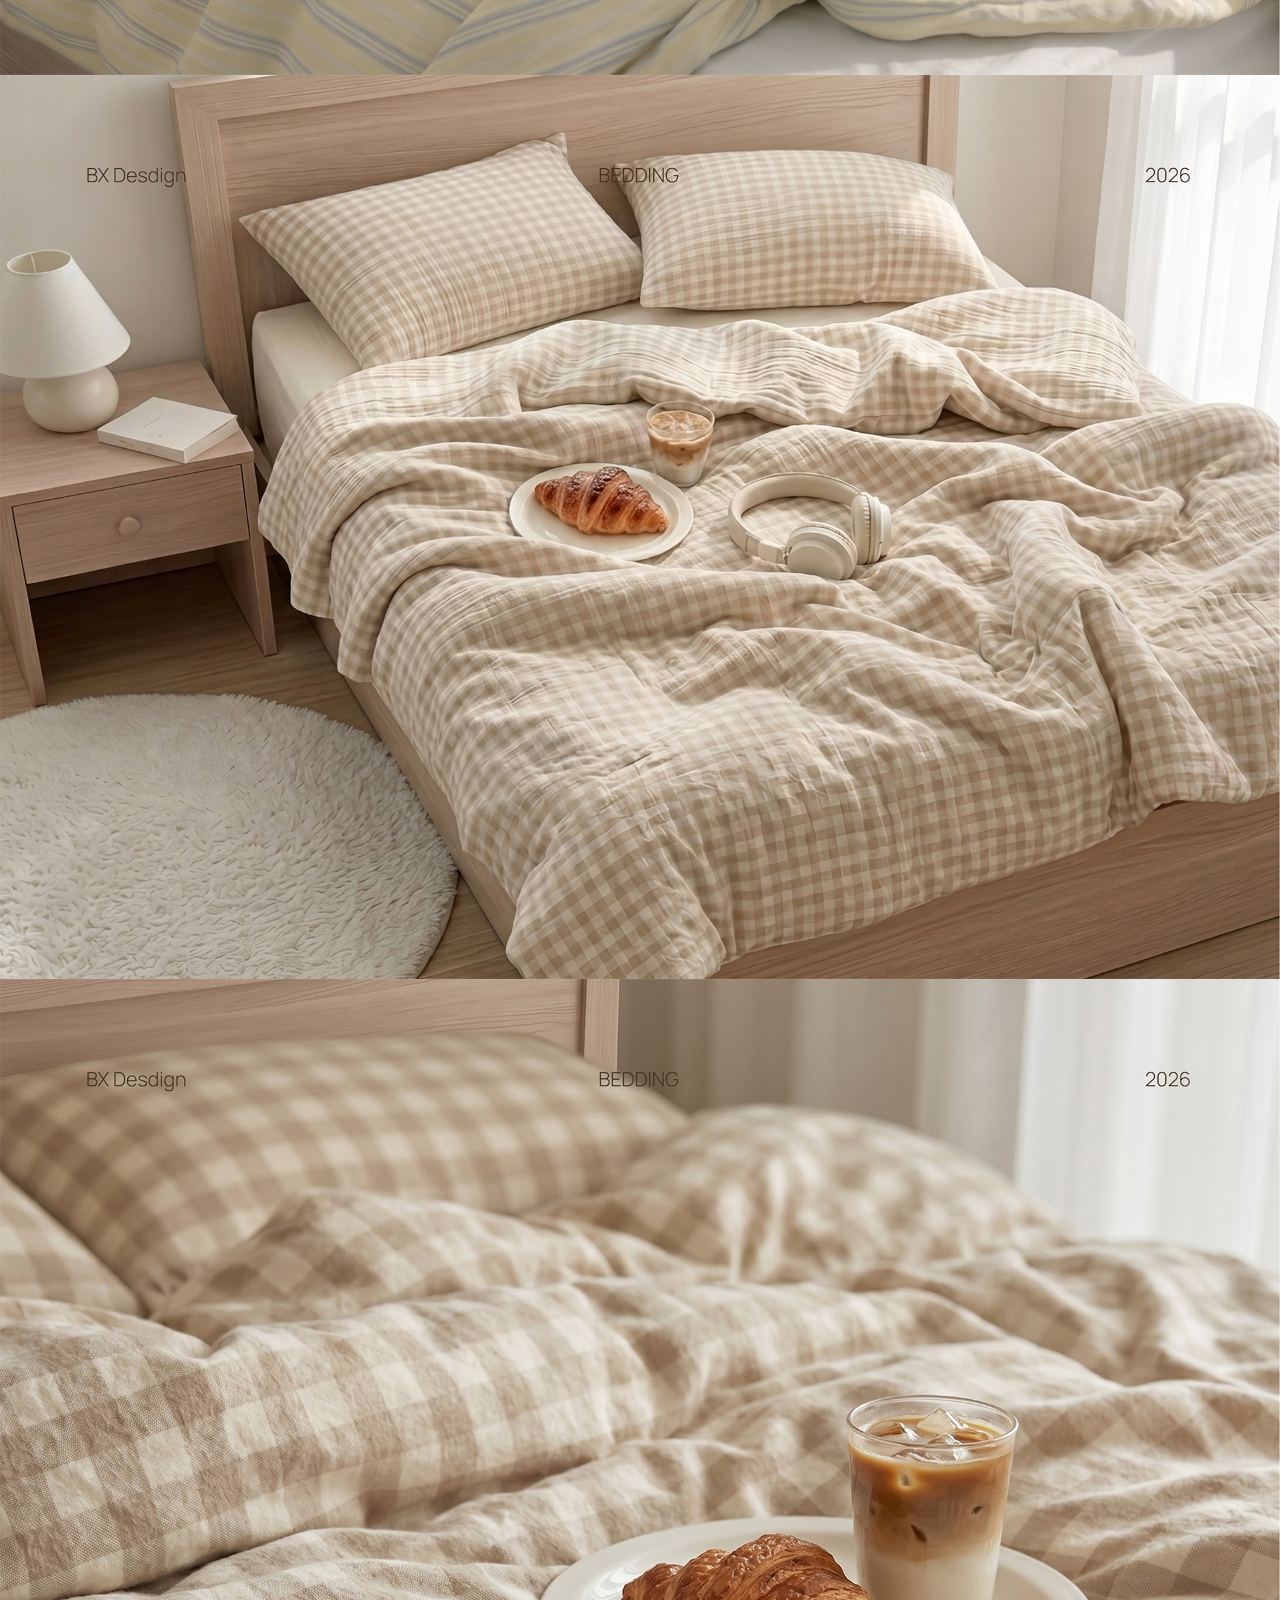
<file: BIBX_2.html>
<!doctype html>
<html>
	<head>
		<title>COZET BI/BX guide</title>
		<meta charset="utf-8">
		<meta name="viewport" content="width=device-width, initial-scale=1">
		<meta http-equiv="X-UA-Compatible" content="IE=edge">
		<style>
			*{margin:0; padding:0;}
			a{text-decoration:none;
				color:inherit;}
			img{
				display: block;
				
			}
			.fixed_box{position:fixed;
				bottom:40px;
				right:30px;
				width:40px;}
			#top img{
					width: 100%;
				}
			.home_btn, .top_btn{
				display: inline-block;
				width:55px;
				line-height: 55px;
				background-color: #8b7b69;
				text-align: center;
				border-radius:50%;
				margin-bottom:5px;
				color:#fff;
				transition: all 0.25s;
			}
			.fixed_box a:hover{
				background-color: #dbccb8;
			}
		</style>
	</head>
	<body>
		<div id="top">
			<img src="./images/guide2/guide (1).jpg" alt="bibx이미지">
			<img src="./images/guide2/guide (2).jpg" alt="bibx이미지">
			<img src="./images/guide2/guide (3).jpg" alt="bibx이미지">
			<img src="./images/guide2/guide (4).jpg" alt="bibx이미지">
			<img src="./images/guide2/guide (5).jpg" alt="bibx이미지">
			<img src="./images/guide2/guide (6).jpg" alt="bibx이미지">
			<img src="./images/guide2/guide (7).jpg" alt="bibx이미지">
			<img src="./images/guide2/guide (8).jpg" alt="bibx이미지">
			<img src="./images/guide2/guide (9).jpg" alt="bibx이미지">
			<img src="./images/guide2/guide (10).jpg" alt="bibx이미지">
			<img src="./images/guide2/guide (11).jpg" alt="bibx이미지">
			<img src="./images/guide2/guide (12).jpg" alt="bibx이미지">
			<img src="./images/guide2/guide (13).jpg" alt="bibx이미지">
			<img src="./images/guide2/guide (14).jpg" alt="bibx이미지">
			<img src="./images/guide2/guide (15).jpg" alt="bibx이미지">
			<img src="./images/guide2/guide (16).jpg" alt="bibx이미지">
			<img src="./images/guide2/guide (17).jpg" alt="bibx이미지">
			<img src="./images/guide2/guide (18).jpg" alt="bibx이미지">
			<img src="./images/guide2/guide (19).jpg" alt="bibx이미지">
			<img src="./images/guide2/guide (20).jpg" alt="bibx이미지">
			<img src="./images/guide2/guide (21).jpg" alt="bibx이미지">
			<img src="./images/guide2/guide (22).jpg" alt="bibx이미지">
			<img src="./images/guide2/guide (23).jpg" alt="bibx이미지">
			<img src="./images/guide2/guide (24).jpg" alt="bibx이미지">
		</div>
		<div class="fixed_box">
			<a href="#top" class="top_btn"><!--href부분은 이미지를 감싼 div에 있는 id이름과 동일하게 설정.-->
				TOP
			</a>
			<a href="./index.html" target="_blank" class="home_btn">
				Home
			</a>
		</div>


		<!--이동시 부드럽게 이동시키기 위해 추가한 구문 시작. script쪽 전부 삭제가능.-->
		<script src="https://code.jquery.com/jquery-1.12.4.min.js" integrity="sha256-ZosEbRLbNQzLpnKIkEdrPv7lOy9C27hHQ+Xp8a4MxAQ=" crossorigin="anonymous"></script>
		<script>
			$(function() {
				$('a[href*="#"]:not([href="#"])').click(function() {
				if (location.pathname.replace(/^\//,'') == this.pathname.replace(/^\//,'') && location.hostname == this.hostname) {
				var target = $(this.hash);
				target = target.length ? target : $('[name=' + this.hash.slice(1) +']');
				if (target.length) {
				$('html, body').animate({
				scrollTop: target.offset().top
				}, 500);//움직이는 시간 조정
				return false;
				}
				}
				});
				});
		</script>
		<!--이동시 부드럽게 이동시키기 위해 추가한 구문 끝. 삭제가능.-->
	</body>
</html>
</file>
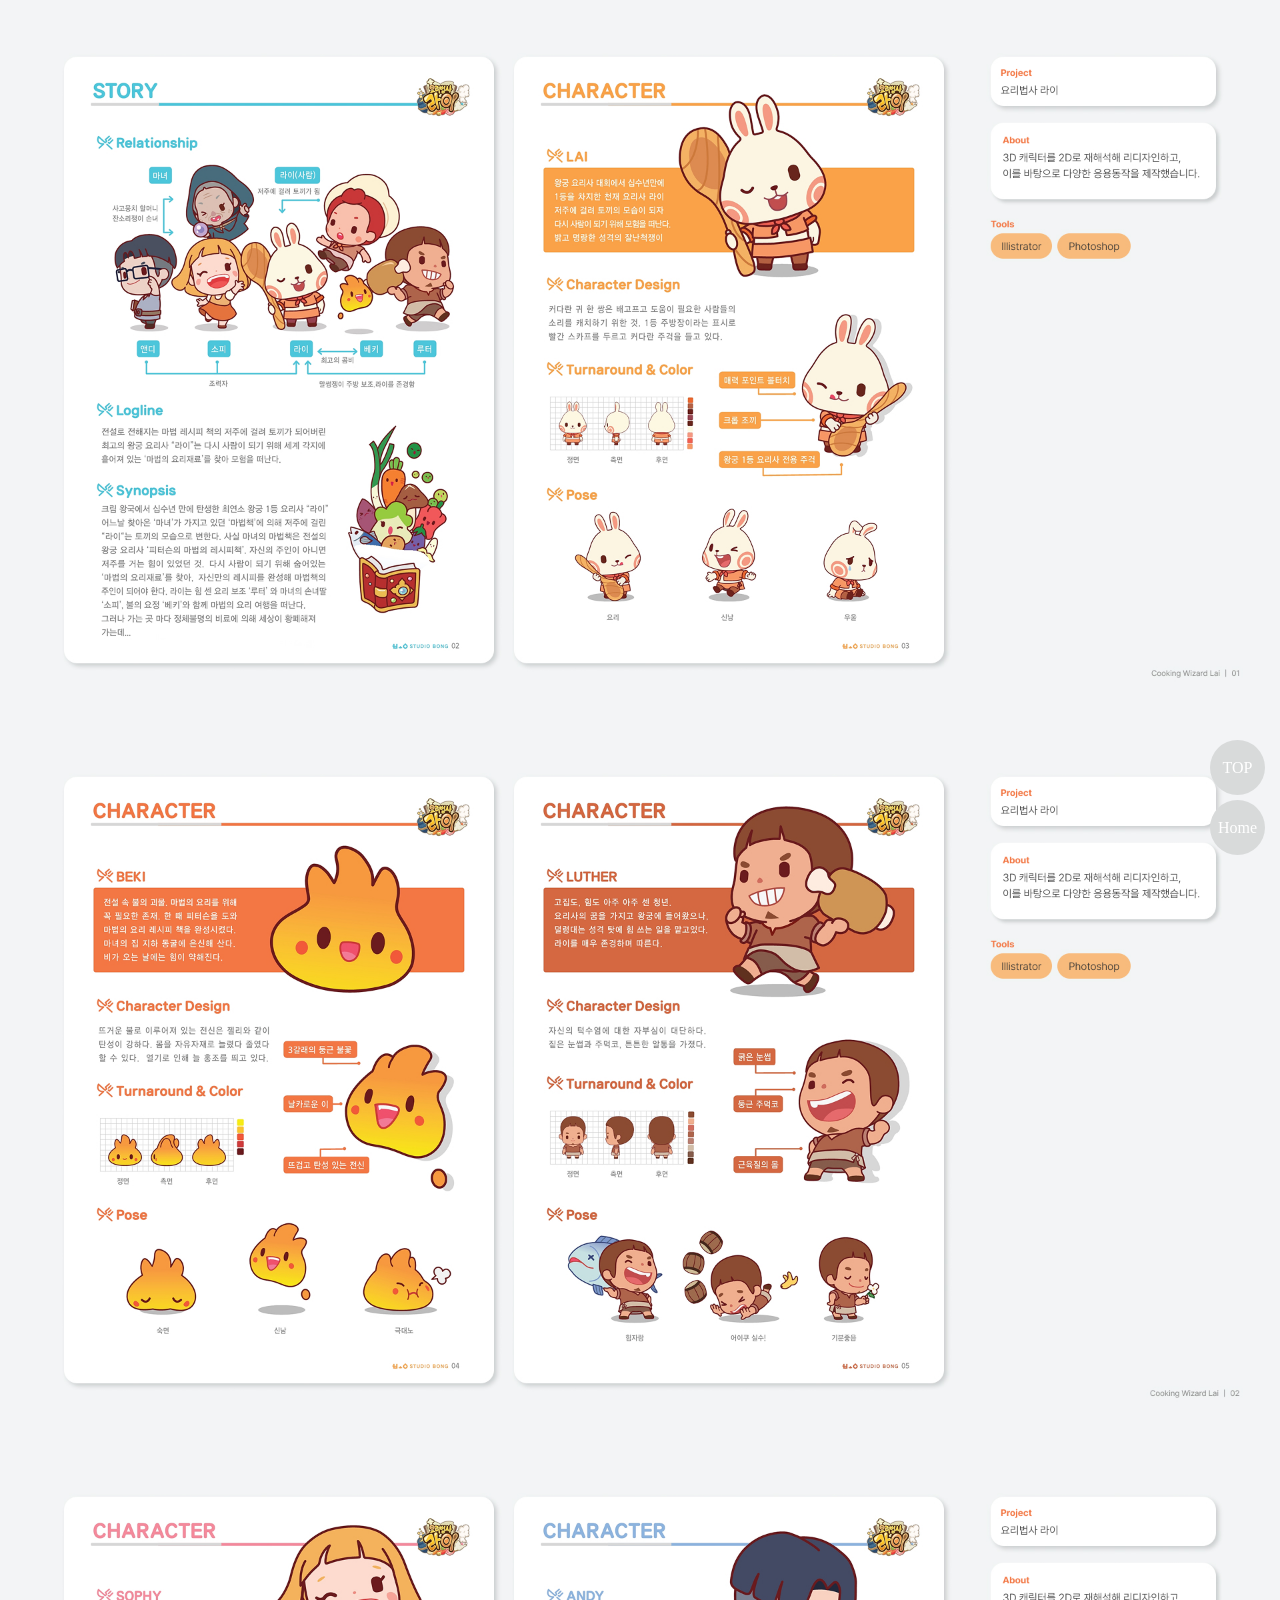
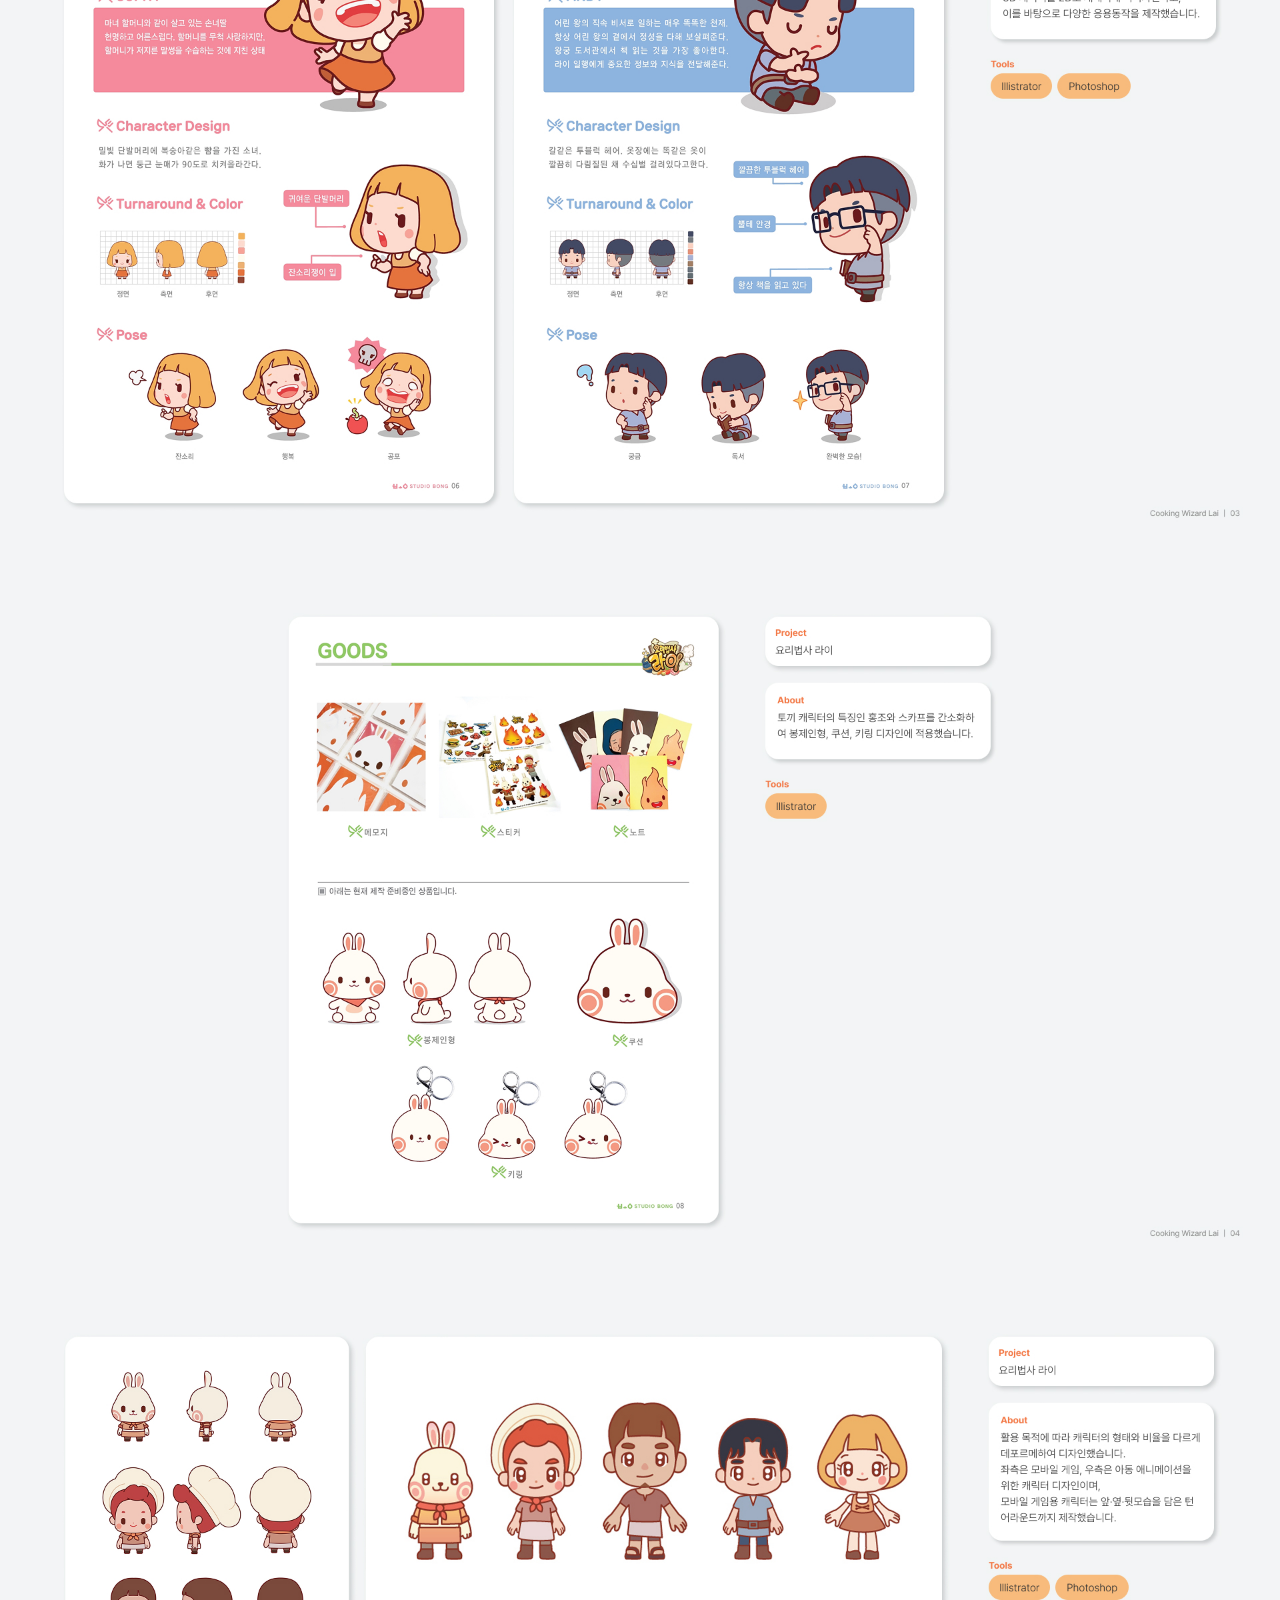
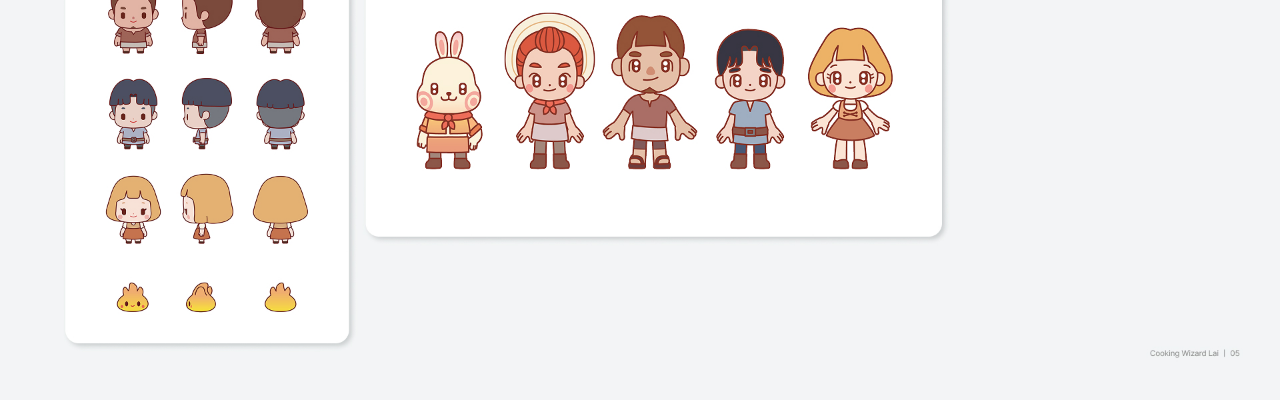
<file: cd_1.html>
<!doctype html>
<html>
	<head>
		<title>Cooking Wiazrd LAI</title>
		<meta charset="utf-8">
		<meta name="viewport" content="width=device-width, initial-scale=1">
		<meta http-equiv="X-UA-Compatible" content="IE=edge">
		<style>
			*{margin:0; padding:0;}
			a{text-decoration:none;
				color:inherit;}
			img{
				display: block;
				
			}
			.fixed_box{position:fixed;
				bottom:40px;
				right:30px;
				width:40px;}
			#top img{
					width: 100%;
				}
			.home_btn, .top_btn{
				display: inline-block;
				width:55px;
				line-height: 55px;
				background-color: #d8dada;
				text-align: center;
				border-radius:50%;
				margin-bottom:5px;
				color:#fff;
				transition: all 0.25s;
			}
			.fixed_box a:hover{
				opacity: 0.5;
			}
		</style>
	</head>
	<body>
		<div id="top">
			<img src="./images/cd1/cd1.jpg" alt="cd이미지">
			<img src="./images/cd1/cd2.jpg" alt="cd이미지">
			<img src="./images/cd1/cd3.jpg" alt="cd이미지">
			<img src="./images/cd1/cd4.jpg" alt="cd이미지">
			<img src="./images/cd1/cd5.jpg" alt="cd이미지">

		</div>
		<div class="fixed_box">
			<a href="#top" class="top_btn"><!--href부분은 이미지를 감싼 div에 있는 id이름과 동일하게 설정.-->
				TOP
			</a>
			<a href="/index.html" target="_blank" class="home_btn">
				Home
			</a>
		</div>


		<!--이동시 부드럽게 이동시키기 위해 추가한 구문 시작. script쪽 전부 삭제가능.-->
		<script src="https://code.jquery.com/jquery-1.12.4.min.js" integrity="sha256-ZosEbRLbNQzLpnKIkEdrPv7lOy9C27hHQ+Xp8a4MxAQ=" crossorigin="anonymous"></script>
		<script>
			$(function() {
				$('a[href*="#"]:not([href="#"])').click(function() {
				if (location.pathname.replace(/^\//,'') == this.pathname.replace(/^\//,'') && location.hostname == this.hostname) {
				var target = $(this.hash);
				target = target.length ? target : $('[name=' + this.hash.slice(1) +']');
				if (target.length) {
				$('html, body').animate({
				scrollTop: target.offset().top
				}, 500);//움직이는 시간 조정
				return false;
				}
				}
				});
				});
		</script>
		<!--이동시 부드럽게 이동시키기 위해 추가한 구문 끝. 삭제가능.-->
	</body>
</html>
</file>
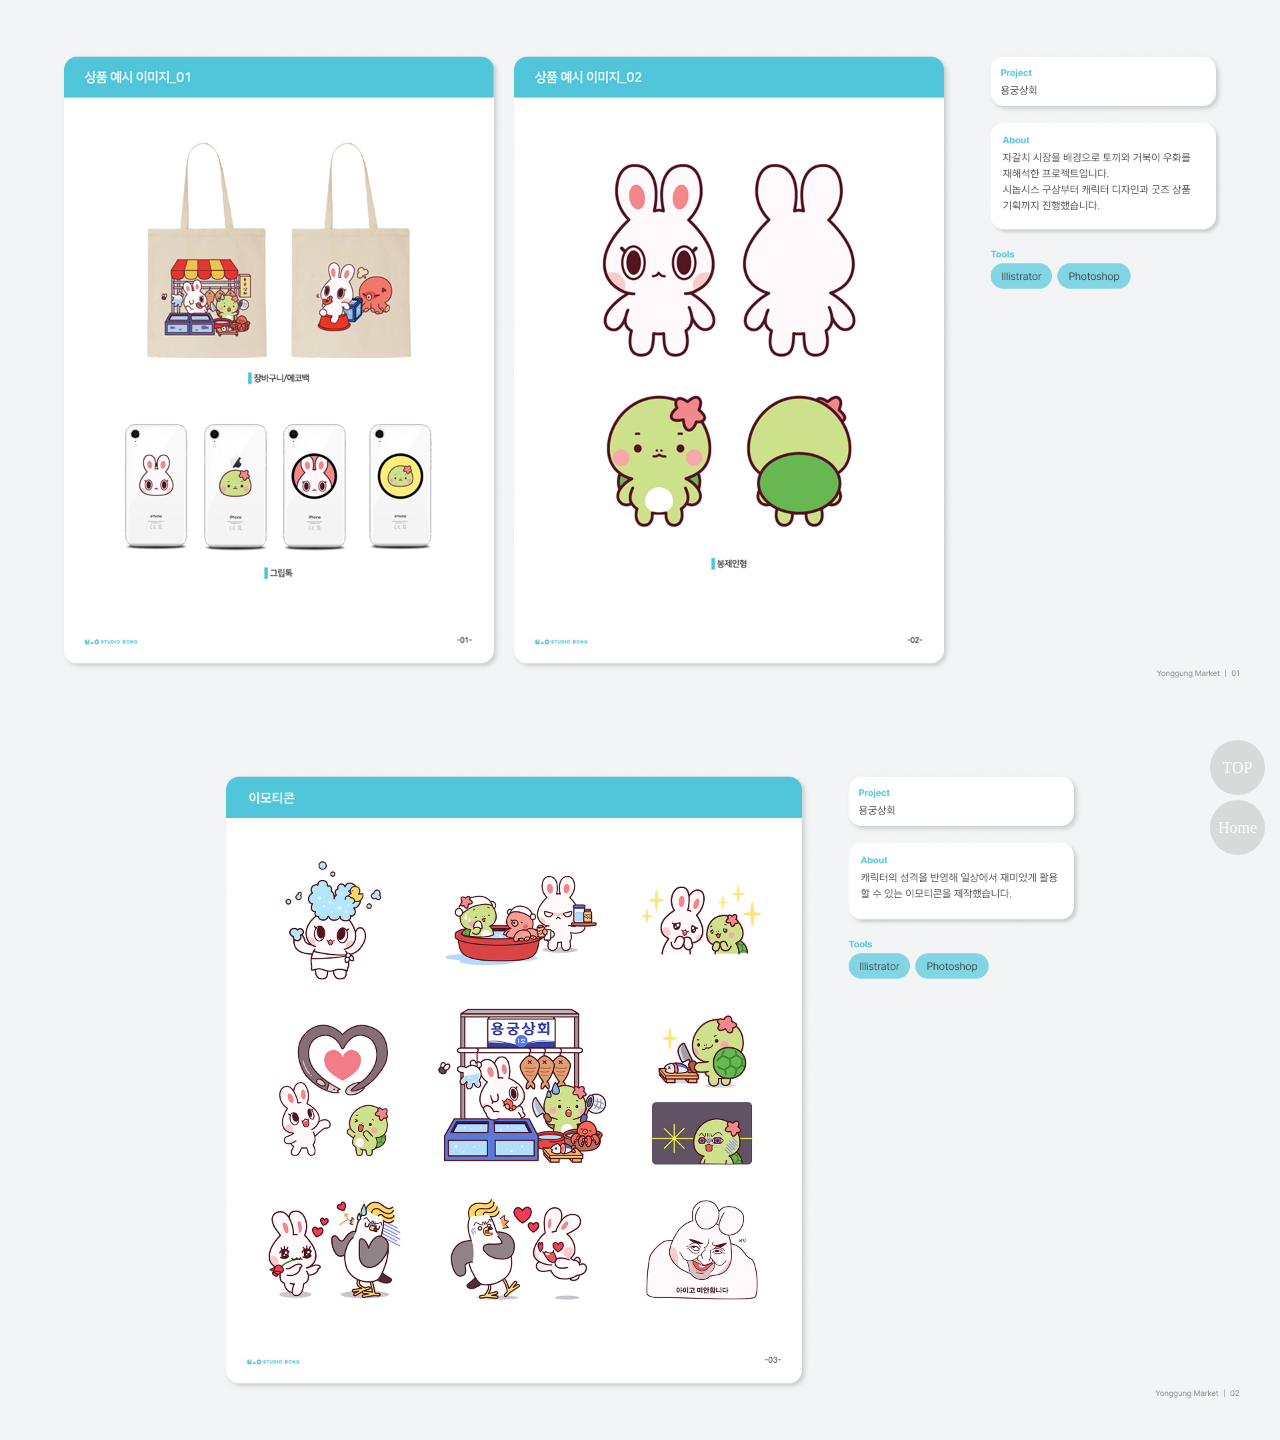
<file: cd_2.html>
<!doctype html>
<html>
	<head>
		<title>Yonggung Market</title>
		<meta charset="utf-8">
		<meta name="viewport" content="width=device-width, initial-scale=1">
		<meta http-equiv="X-UA-Compatible" content="IE=edge">
		<style>
			*{margin:0; padding:0;}
			a{text-decoration:none;
				color:inherit;}
			img{
				display: block;
				
			}
			.fixed_box{position:fixed;
				bottom:40px;
				right:30px;
				width:40px;}
			#top img{
					width: 100%;
				}
			.home_btn, .top_btn{
				display: inline-block;
				width:55px;
				line-height: 55px;
				background-color: #d8dada;
				text-align: center;
				border-radius:50%;
				margin-bottom:5px;
				color:#fff;
				transition: all 0.25s;
			}
			.fixed_box a:hover{
				opacity: 0.5;
			}
		</style>
	</head>
	<body>
		<div id="top">
			<img src="./images/cd2/cd6.jpg" alt="cd이미지">
			<img src="./images/cd2/cd7.jpg" alt="cd이미지">

		</div>
		<div class="fixed_box">
			<a href="#top" class="top_btn"><!--href부분은 이미지를 감싼 div에 있는 id이름과 동일하게 설정.-->
				TOP
			</a>
			<a href="/index.html" target="_blank" class="home_btn">
				Home
			</a>
		</div>


		<!--이동시 부드럽게 이동시키기 위해 추가한 구문 시작. script쪽 전부 삭제가능.-->
		<script src="https://code.jquery.com/jquery-1.12.4.min.js" integrity="sha256-ZosEbRLbNQzLpnKIkEdrPv7lOy9C27hHQ+Xp8a4MxAQ=" crossorigin="anonymous"></script>
		<script>
			$(function() {
				$('a[href*="#"]:not([href="#"])').click(function() {
				if (location.pathname.replace(/^\//,'') == this.pathname.replace(/^\//,'') && location.hostname == this.hostname) {
				var target = $(this.hash);
				target = target.length ? target : $('[name=' + this.hash.slice(1) +']');
				if (target.length) {
				$('html, body').animate({
				scrollTop: target.offset().top
				}, 500);//움직이는 시간 조정
				return false;
				}
				}
				});
				});
		</script>
		<!--이동시 부드럽게 이동시키기 위해 추가한 구문 끝. 삭제가능.-->
	</body>
</html>
</file>
